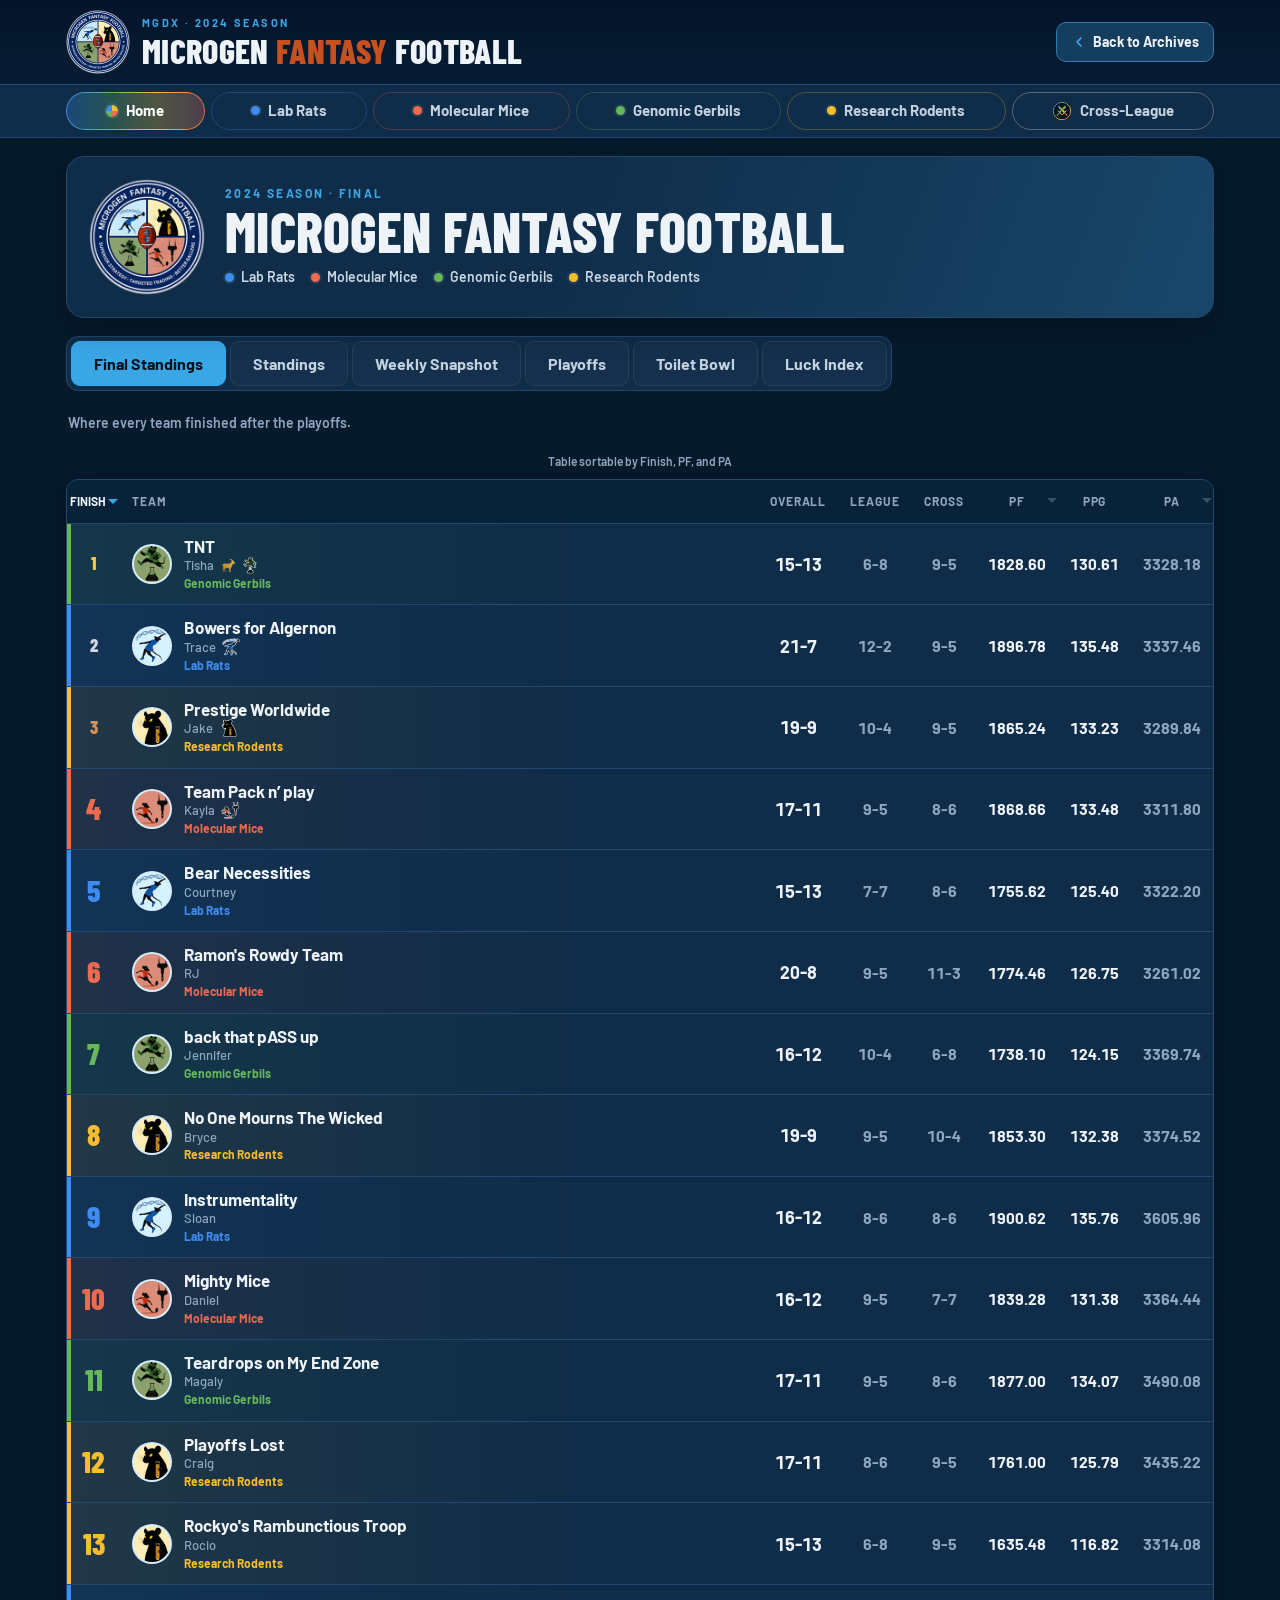
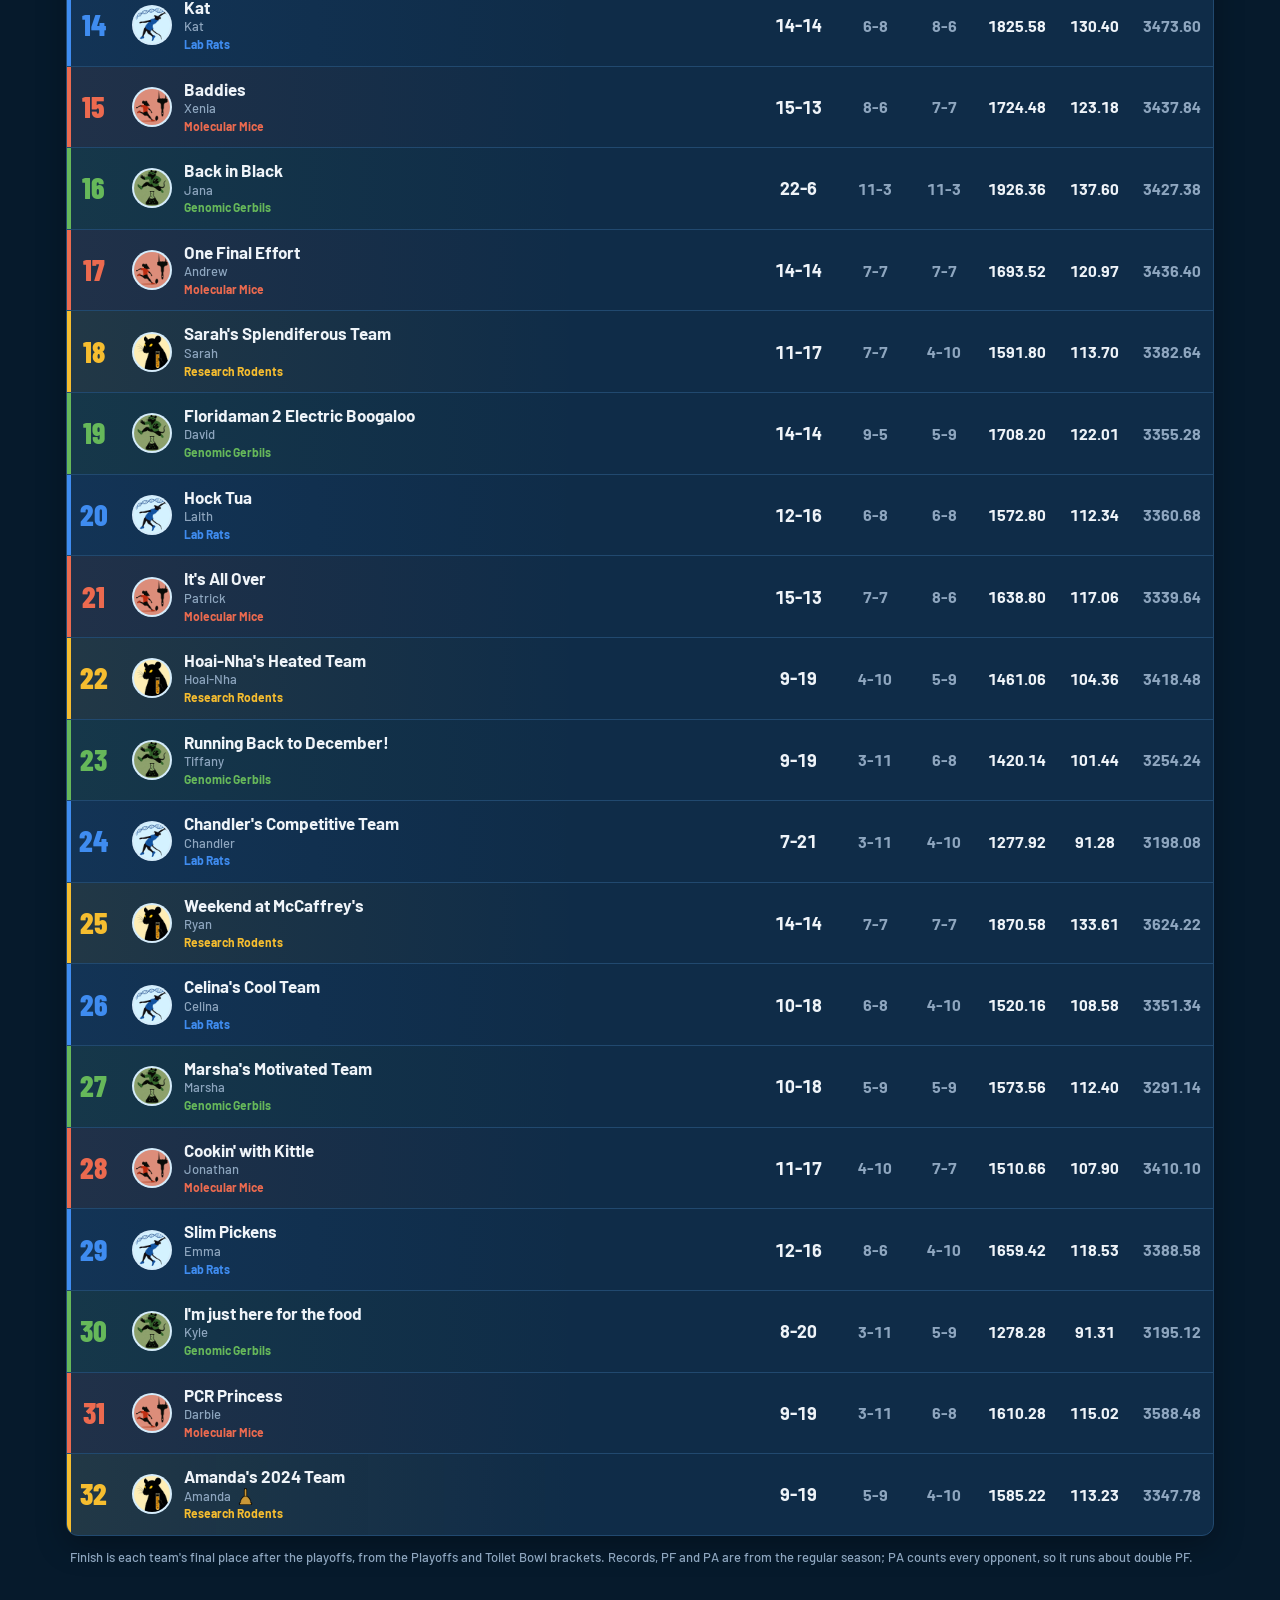
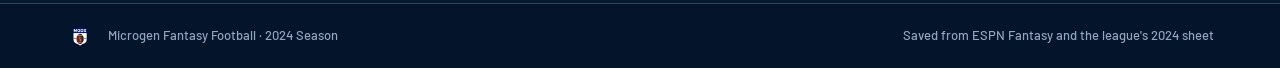
<file: 2024.html>
<!doctype html>
<html lang="en">
<head>
  <meta charset="utf-8">
  <meta name="viewport" content="width=device-width, initial-scale=1, viewport-fit=cover">
  <title>2024 Season · Microgen Fantasy Football</title>
  <meta name="description" content="The 2024 Microgen Fantasy Football season: final standings, rosters, matchups, cross-league games and playoffs for Lab Rats, Molecular Mice, Genomic Gerbils and Research Rodents.">
  <meta name="theme-color" content="#061a2c">
  <link rel="icon" type="image/png" href="assets/img/mgdx-shield.png?v=3">
  <link rel="apple-touch-icon" href="assets/img/app/apple-touch-icon.png">
  <link rel="manifest" href="manifest.webmanifest">
  <meta name="apple-mobile-web-app-title" content="MGDX">
  <link rel="preconnect" href="https://fonts.googleapis.com">
  <link rel="preconnect" href="https://fonts.gstatic.com" crossorigin>
  <link href="https://fonts.googleapis.com/css2?family=Barlow:wght@400;500;600;700&family=Barlow+Condensed:wght@600;700;800&display=swap" rel="stylesheet">
  <link rel="stylesheet" href="css/styles.css?v=202">
</head>
<body class="past-season">
  <a class="skip-link" href="#main">Skip to content</a>

  <header class="site-header">
    <div class="wrap header-inner">
      <a class="brand" href="#/home" aria-label="Microgen Fantasy Football 2024 season home">
        <img class="brand-logo" src="assets/img/mgdx-seal.png?v=2" alt="" width="64" height="64">
        <span class="brand-text">
          <span class="brand-kicker">MGDX · 2024 Season</span>
          <span class="brand-name">Microgen <em>Fantasy</em> Football</span>
        </span>
      </a>
      <a class="back-archives" href="index.html#/archives/history?year=2024">
        <svg viewBox="0 0 24 24" width="16" height="16" aria-hidden="true"><path d="M15 6l-6 6 6 6" fill="none" stroke="currentColor" stroke-width="2.5" stroke-linecap="round" stroke-linejoin="round"/></svg>
        <span><span class="back-to">Back to </span>Archives</span>
      </a>
    </div>
    <nav class="main-nav" aria-label="Main">
      <div class="wrap">
        <ul class="nav-list" id="main-nav">
          <li><a href="#/home" data-route="home"><i class="dot dot-all"></i><span class="nav-label">Home</span></a></li>
          <li><a href="#/lab-rats" data-route="lab-rats"><i class="dot" style="--c:var(--lr)"></i><span class="nav-label">Lab Rats</span></a></li>
          <li><a href="#/molecular-mice" data-route="molecular-mice"><i class="dot" style="--c:var(--mm)"></i><span class="nav-label">Molecular Mice</span></a></li>
          <li><a href="#/genomic-gerbils" data-route="genomic-gerbils"><i class="dot" style="--c:var(--gg)"></i><span class="nav-label">Genomic Gerbils</span></a></li>
          <li><a href="#/research-rodents" data-route="research-rodents"><i class="dot" style="--c:var(--rr)"></i><span class="nav-label">Research Rodents</span></a></li>
          <li><a href="#/cross-league" data-route="cross-league"><i class="dot dot-swords"></i><span class="nav-label">Cross-League</span></a></li>
        </ul>
      </div>
    </nav>
  </header>

  <main id="main" class="wrap" tabindex="-1"></main>

  <footer class="site-footer">
    <div class="wrap footer-inner">
      <img src="assets/img/mgdx-shield.png?v=3" alt="" width="28" height="28">
      <span>Microgen Fantasy Football · 2024 Season</span>
      <span class="footer-note">Saved from ESPN Fantasy and the league's 2024 sheet</span>
    </div>
  </footer>

  <script src="js/seasons/2024.js?v=1"></script>
  <script src="js/espn.js?v=18"></script>
  <script src="js/sheet.js?v=3"></script>
  <script src="js/season.js?v=4"></script>
  <script src="js/this-week.js?v=4"></script>
  <script src="js/app.js?v=201"></script>
</body>
</html>
</file>
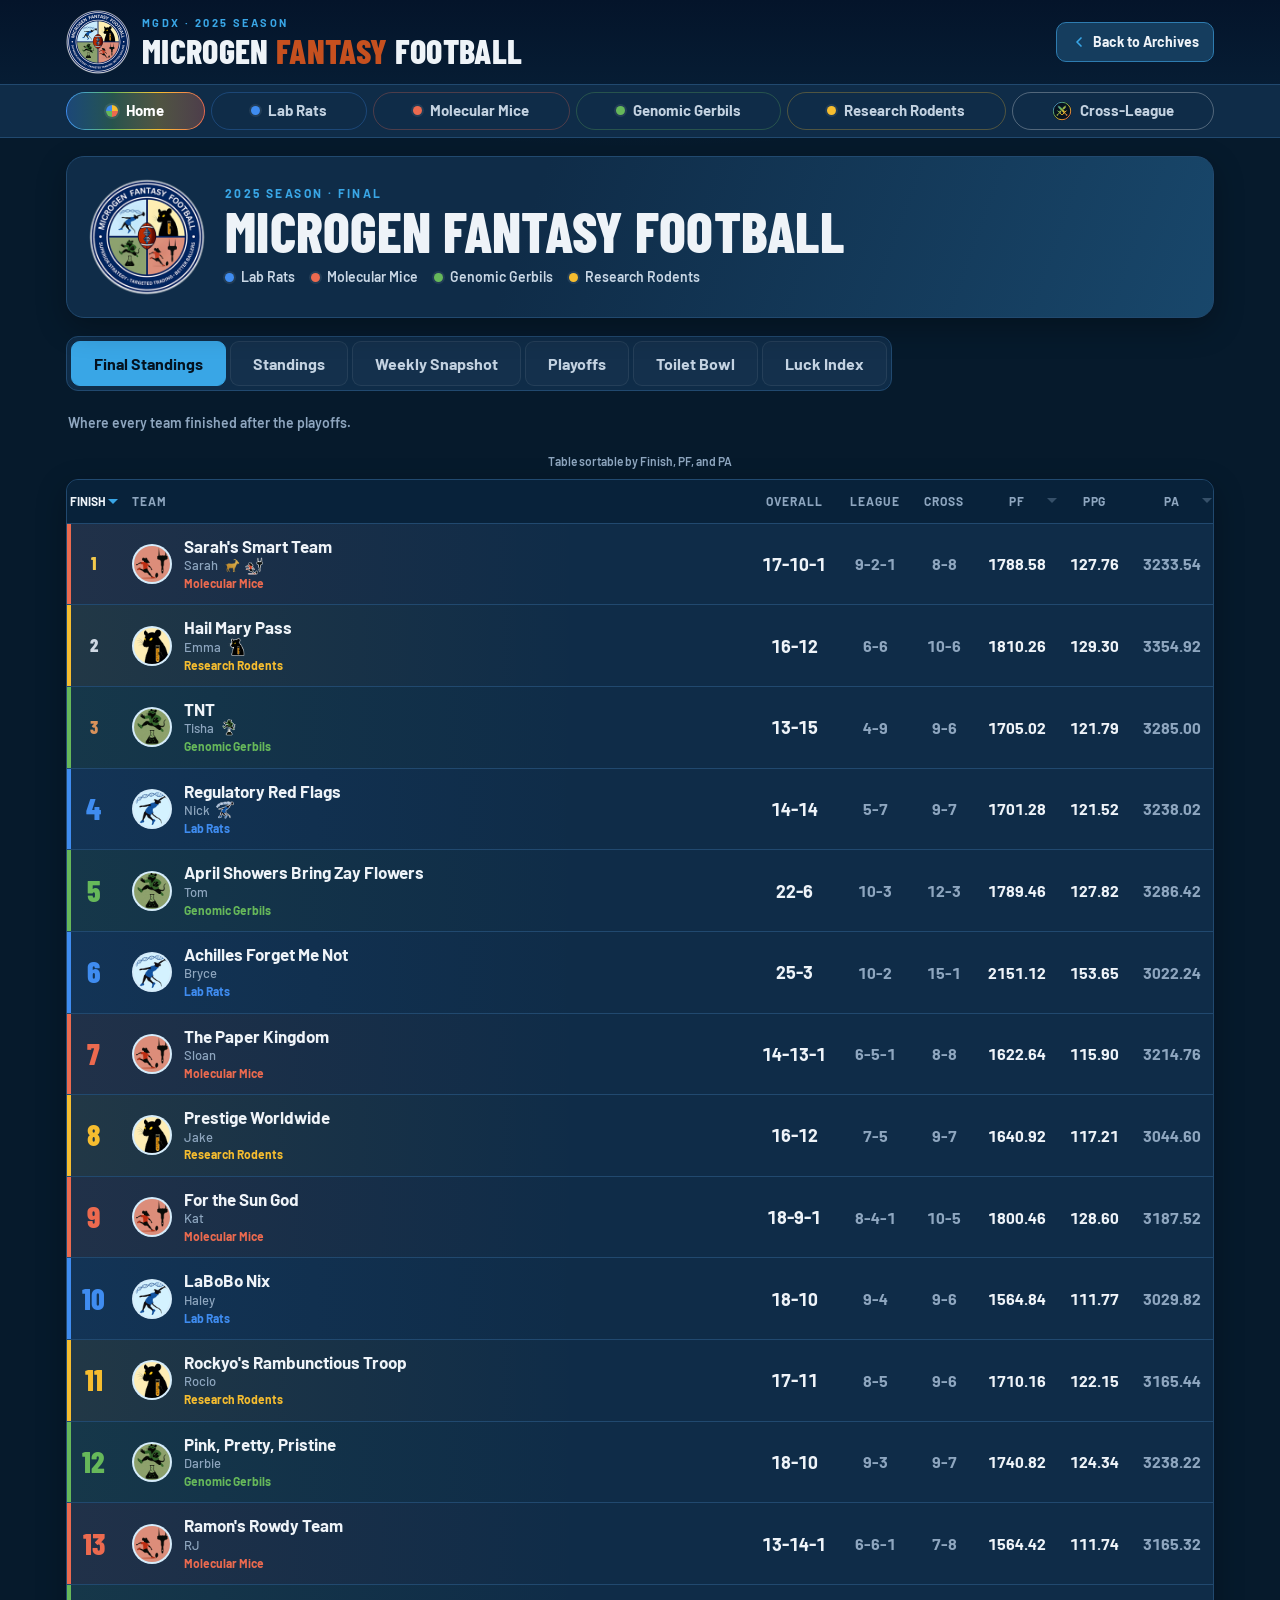
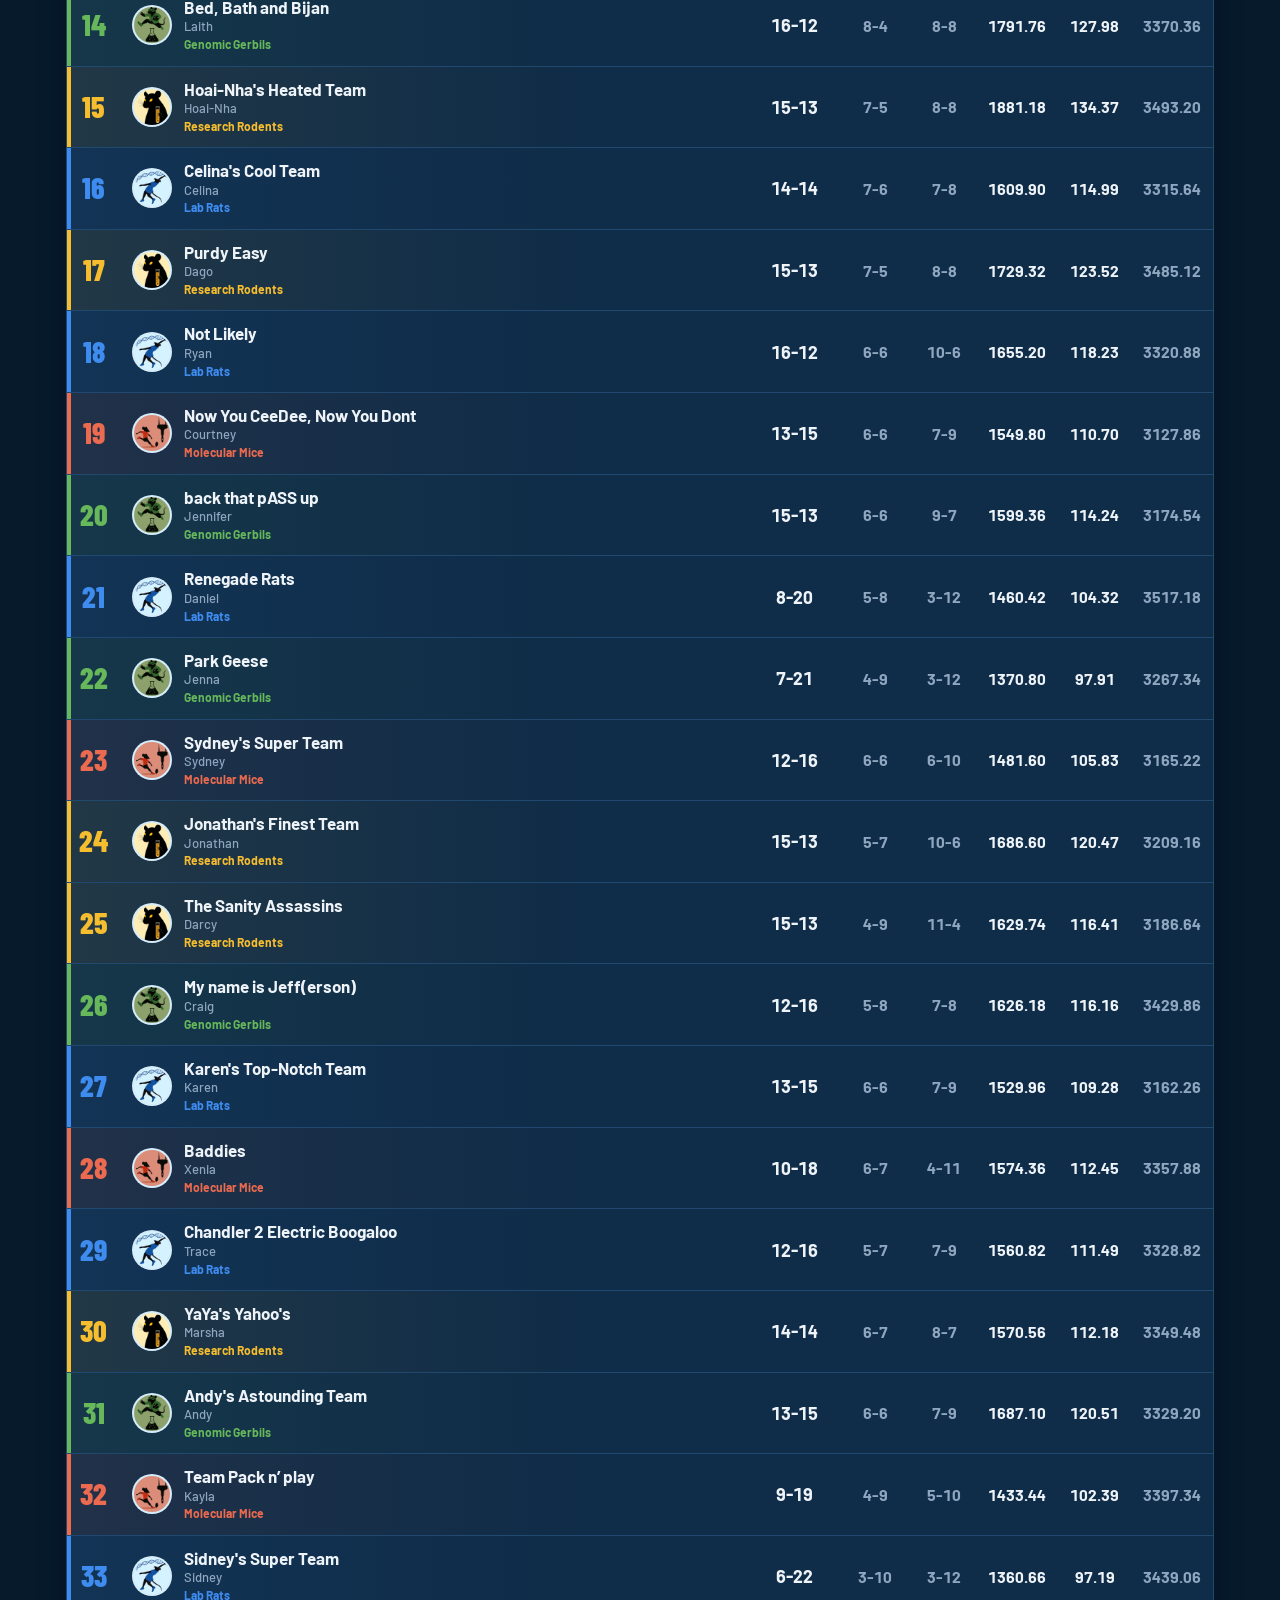
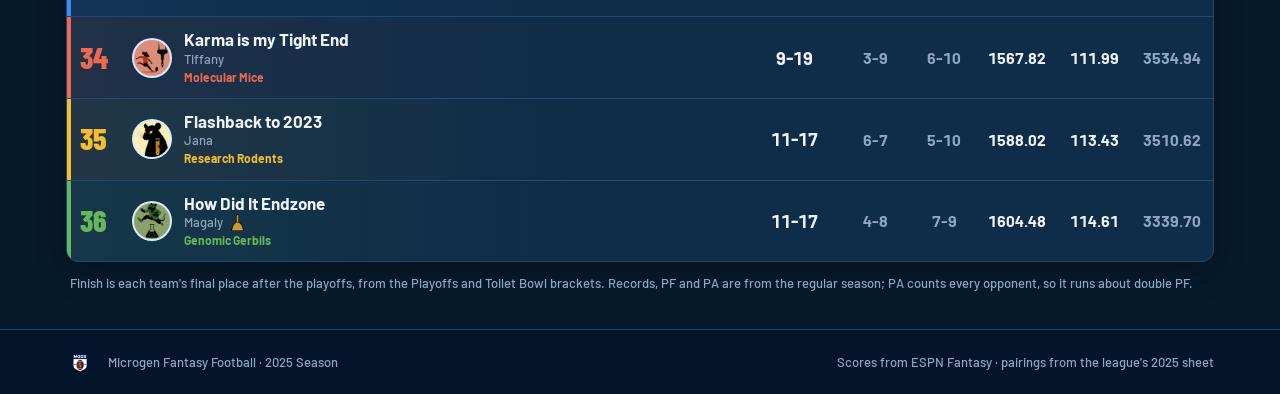
<file: 2025.html>
<!doctype html>
<html lang="en">
<head>
  <meta charset="utf-8">
  <meta name="viewport" content="width=device-width, initial-scale=1, viewport-fit=cover">
  <title>2025 Season · Microgen Fantasy Football</title>
  <meta name="description" content="The 2025 Microgen Fantasy Football season: final standings, rosters, matchups, cross-league games and playoffs for Lab Rats, Molecular Mice, Genomic Gerbils and Research Rodents.">
  <meta name="theme-color" content="#061a2c">
  <link rel="icon" type="image/png" href="assets/img/mgdx-shield.png?v=3">
  <link rel="apple-touch-icon" href="assets/img/app/apple-touch-icon.png">
  <link rel="manifest" href="manifest.webmanifest">
  <meta name="apple-mobile-web-app-title" content="MGDX">
  <link rel="preconnect" href="https://fonts.googleapis.com">
  <link rel="preconnect" href="https://fonts.gstatic.com" crossorigin>
  <link href="https://fonts.googleapis.com/css2?family=Barlow:wght@400;500;600;700&family=Barlow+Condensed:wght@600;700;800&display=swap" rel="stylesheet">
  <link rel="stylesheet" href="css/styles.css?v=202">
</head>
<body class="past-season">
  <a class="skip-link" href="#main">Skip to content</a>

  <header class="site-header">
    <div class="wrap header-inner">
      <a class="brand" href="#/home" aria-label="Microgen Fantasy Football 2025 season home">
        <img class="brand-logo" src="assets/img/mgdx-seal.png?v=2" alt="" width="64" height="64">
        <span class="brand-text">
          <span class="brand-kicker">MGDX · 2025 Season</span>
          <span class="brand-name">Microgen <em>Fantasy</em> Football</span>
        </span>
      </a>
      <a class="back-archives" href="index.html#/archives/history?year=2025">
        <svg viewBox="0 0 24 24" width="16" height="16" aria-hidden="true"><path d="M15 6l-6 6 6 6" fill="none" stroke="currentColor" stroke-width="2.5" stroke-linecap="round" stroke-linejoin="round"/></svg>
        <span><span class="back-to">Back to </span>Archives</span>
      </a>
    </div>
    <nav class="main-nav" aria-label="Main">
      <div class="wrap">
        <ul class="nav-list" id="main-nav">
          <li><a href="#/home" data-route="home"><i class="dot dot-all"></i><span class="nav-label">Home</span></a></li>
          <li><a href="#/lab-rats" data-route="lab-rats"><i class="dot" style="--c:var(--lr)"></i><span class="nav-label">Lab Rats</span></a></li>
          <li><a href="#/molecular-mice" data-route="molecular-mice"><i class="dot" style="--c:var(--mm)"></i><span class="nav-label">Molecular Mice</span></a></li>
          <li><a href="#/genomic-gerbils" data-route="genomic-gerbils"><i class="dot" style="--c:var(--gg)"></i><span class="nav-label">Genomic Gerbils</span></a></li>
          <li><a href="#/research-rodents" data-route="research-rodents"><i class="dot" style="--c:var(--rr)"></i><span class="nav-label">Research Rodents</span></a></li>
          <li><a href="#/cross-league" data-route="cross-league"><i class="dot dot-swords"></i><span class="nav-label">Cross-League</span></a></li>
        </ul>
      </div>
    </nav>
  </header>

  <main id="main" class="wrap" tabindex="-1"></main>

  <footer class="site-footer">
    <div class="wrap footer-inner">
      <img src="assets/img/mgdx-shield.png?v=3" alt="" width="28" height="28">
      <span>Microgen Fantasy Football · 2025 Season</span>
      <span class="footer-note">Scores from ESPN Fantasy · pairings from the league's 2025 sheet</span>
    </div>
  </footer>

  <script src="js/seasons/2025.js?v=1"></script>
  <script src="js/espn.js?v=18"></script>
  <script src="js/sheet.js?v=3"></script>
  <script src="js/season.js?v=4"></script>
  <script src="js/this-week.js?v=4"></script>
  <script src="js/app.js?v=201"></script>
</body>
</html>
</file>
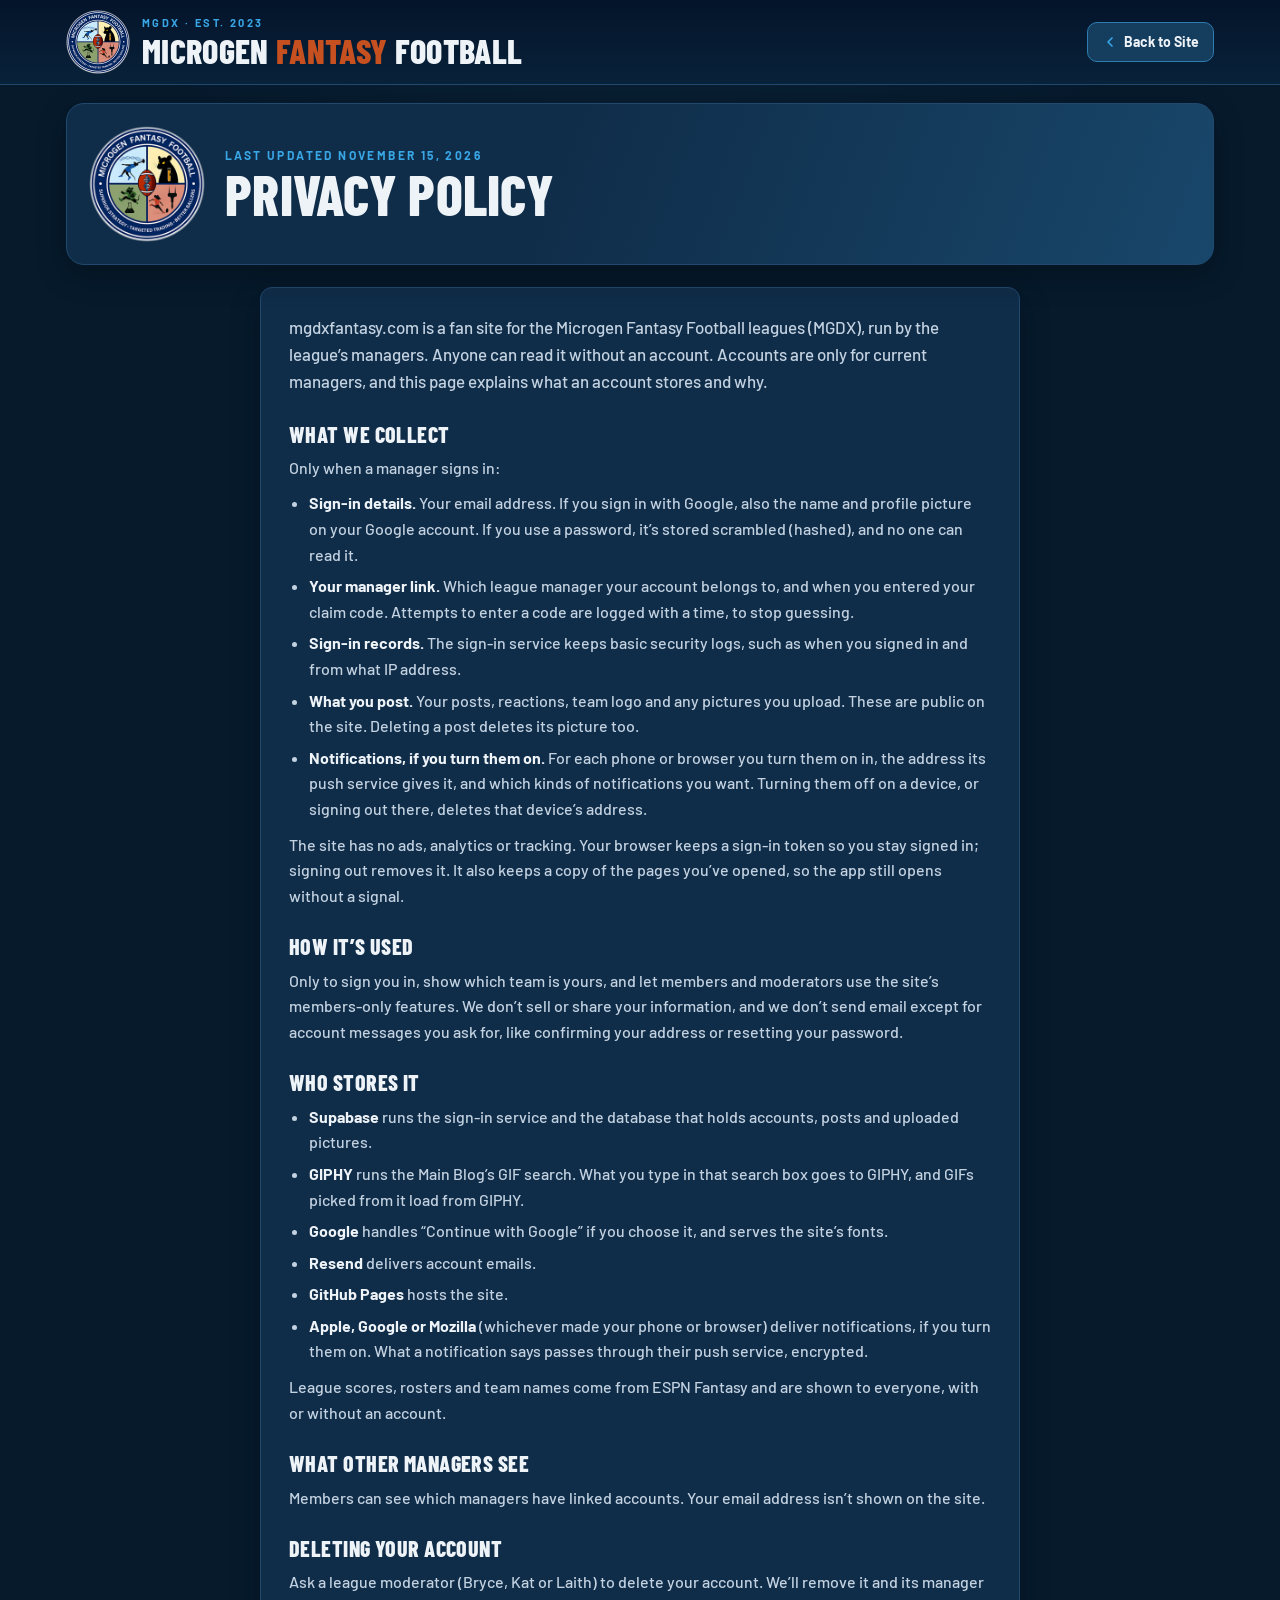
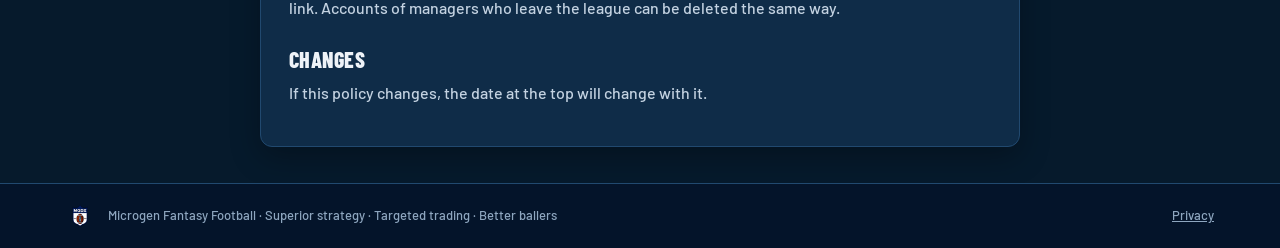
<file: privacy.html>
<!doctype html>
<html lang="en">
<head>
  <meta charset="utf-8">
  <meta name="viewport" content="width=device-width, initial-scale=1, viewport-fit=cover">
  <title>Privacy Policy · Microgen Fantasy Football</title>
  <meta name="description" content="What the Microgen Fantasy Football site collects when managers sign in, and how it's used.">
  <meta name="theme-color" content="#061a2c">
  <link rel="icon" type="image/png" href="assets/img/mgdx-shield.png?v=3">
  <link rel="apple-touch-icon" href="assets/img/app/apple-touch-icon.png">
  <link rel="manifest" href="manifest.webmanifest">
  <meta name="apple-mobile-web-app-title" content="MGDX">
  <link rel="preconnect" href="https://fonts.googleapis.com">
  <link rel="preconnect" href="https://fonts.gstatic.com" crossorigin>
  <link href="https://fonts.googleapis.com/css2?family=Barlow:wght@400;500;600;700&family=Barlow+Condensed:wght@600;700;800&display=swap" rel="stylesheet">
  <link rel="stylesheet" href="css/styles.css?v=185">
</head>
<body data-theme="home">
  <a class="skip-link" href="#main">Skip to content</a>

  <header class="site-header">
    <div class="wrap header-inner">
      <a class="brand" href="index.html#/home" aria-label="Microgen Fantasy Football home">
        <img class="brand-logo" src="assets/img/mgdx-seal.png" alt="" width="64" height="64">
        <span class="brand-text">
          <span class="brand-kicker">MGDX · Est. 2023</span>
          <span class="brand-name">Microgen <em>Fantasy</em> Football</span>
        </span>
      </a>
      <a class="back-archives" href="index.html#/home">
        <svg viewBox="0 0 24 24" width="16" height="16" aria-hidden="true"><path d="M15 6l-6 6 6 6" fill="none" stroke="currentColor" stroke-width="2.5" stroke-linecap="round" stroke-linejoin="round"/></svg>
        <span><span class="back-to">Back to </span>Site</span>
      </a>
    </div>
  </header>

  <main id="main" class="wrap" tabindex="-1">
    <section class="league-hero cross-hero">
      <img class="league-hero-logo seal" src="assets/img/mgdx-seal.png" alt="Microgen Fantasy Football logo" width="96" height="96">
      <div class="league-hero-text">
        <p class="eyebrow">Last updated November 15, 2026</p>
        <h1 class="page-title">Privacy Policy</h1>
      </div>
    </section>

    <article class="panel legal">
      <p class="legal-lede">mgdxfantasy.com is a fan site for the Microgen Fantasy Football leagues (MGDX), run by the league’s managers. Anyone can read it without an account. Accounts are only for current managers, and this page explains what an account stores and why.</p>

      <h2>What we collect</h2>
      <p>Only when a manager signs in:</p>
      <ul>
        <li><b>Sign-in details.</b> Your email address. If you sign in with Google, also the name and profile picture on your Google account. If you use a password, it’s stored scrambled (hashed), and no one can read it.</li>
        <li><b>Your manager link.</b> Which league manager your account belongs to, and when you entered your claim code. Attempts to enter a code are logged with a time, to stop guessing.</li>
        <li><b>Sign-in records.</b> The sign-in service keeps basic security logs, such as when you signed in and from what IP address.</li>
        <li><b>What you post.</b> Your posts, reactions, team logo and any pictures you upload. These are public on the site. Deleting a post deletes its picture too.</li>
        <li><b>Notifications, if you turn them on.</b> For each phone or browser you turn them on in, the address its push service gives it, and which kinds of notifications you want. Turning them off on a device, or signing out there, deletes that device’s address.</li>
      </ul>
      <p>The site has no ads, analytics or tracking. Your browser keeps a sign-in token so you stay signed in; signing out removes it. It also keeps a copy of the pages you’ve opened, so the app still opens without a signal.</p>

      <h2>How it’s used</h2>
      <p>Only to sign you in, show which team is yours, and let members and moderators use the site’s members-only features. We don’t sell or share your information, and we don’t send email except for account messages you ask for, like confirming your address or resetting your password.</p>

      <h2>Who stores it</h2>
      <ul>
        <li><b>Supabase</b> runs the sign-in service and the database that holds accounts, posts and uploaded pictures.</li>
        <li><b>GIPHY</b> runs the Main Blog’s GIF search. What you type in that search box goes to GIPHY, and GIFs picked from it load from GIPHY.</li>
        <li><b>Google</b> handles “Continue with Google” if you choose it, and serves the site’s fonts.</li>
        <li><b>Resend</b> delivers account emails.</li>
        <li><b>GitHub Pages</b> hosts the site.</li>
        <li><b>Apple, Google or Mozilla</b> (whichever made your phone or browser) deliver notifications, if you turn them on. What a notification says passes through their push service, encrypted.</li>
      </ul>
      <p>League scores, rosters and team names come from ESPN Fantasy and are shown to everyone, with or without an account.</p>

      <h2>What other managers see</h2>
      <p>Members can see which managers have linked accounts. Your email address isn’t shown on the site.</p>

      <h2>Deleting your account</h2>
      <p>Ask a league moderator (Bryce, Kat or Laith) to delete your account. We’ll remove it and its manager link. Accounts of managers who leave the league can be deleted the same way.</p>

      <h2>Changes</h2>
      <p>If this policy changes, the date at the top will change with it.</p>
    </article>
  </main>

  <footer class="site-footer">
    <div class="wrap footer-inner">
      <img src="assets/img/mgdx-shield.png?v=3" alt="" width="28" height="28">
      <span>Microgen Fantasy Football · Superior strategy · Targeted trading · Better ballers</span>
      <span class="footer-note"><a href="privacy.html">Privacy</a></span>
    </div>
  </footer>
</body>
</html>
</file>
<file: css/styles.css>
/* ===== Tokens ===== */
:root {
  --bg: #061a2c;
  --bg-2: #08223a;
  --surface: #0f2c48;
  --surface-2: #143757;
  --surface-3: #1a4268;
  --line: #21496f;
  --text: #eef3f8;
  --muted: #8ea6bf;
  --win: #4cc472;
  --loss: #ef5a6f;

  /* brand (from the MGDX logo) */
  --navy: #0b2563;
  --dna: #39a6e6;
  --leather: #c6501f;

  /* league palettes, tuned for contrast on navy */
  --lr: #3f8cf0;  --lr-soft: #d6f1fd;
  --mm: #ec6a4f;  --mm-soft: #e2968a;
  --gg: #66b85a;  --gg-soft: #8fa874;
  --rr: #f6bd2f;  --rr-soft: #fbeab8;
  --bubble: #8fd8ff; /* Bubble Spotlight */

  --accent: var(--dna);
  --accent-soft: #cfe9fa;
  --accent-ink: #04121f;

  /* lineup slot colors */
  --s-qb: #ff6b81; --s-rb: #2fa3e0; --s-wr: #4cbb6c; --s-te: #ec8a4b;
  --s-flex: #a78bfa; --s-sflx: #f0a6dc; --s-dst: #8aa0b8; --s-k: #e3c34b; --s-be: #2a5279;

  --radius: 12px;
  --radius-sm: 8px;
  --shadow: 0 10px 30px rgba(0, 0, 0, .28);
  --font: 'Barlow', system-ui, -apple-system, 'Segoe UI', sans-serif;
  --display: 'Barlow Condensed', 'Barlow', system-ui, sans-serif;
  color-scheme: dark;
}
body[data-theme="lr"] { --accent: var(--lr); --accent-soft: var(--lr-soft); }
body[data-theme="mm"] { --accent: var(--mm); --accent-soft: var(--mm-soft); }
body[data-theme="gg"] { --accent: var(--gg); --accent-soft: var(--gg-soft); }
body[data-theme="rr"] { --accent: var(--rr); --accent-soft: var(--rr-soft); }

/* ===== Base ===== */
*, *::before, *::after { box-sizing: border-box; }
html { -webkit-text-size-adjust: 100%; }
body {
  margin: 0;
  min-height: 100vh;
  display: flex;
  flex-direction: column;
  background:
    radial-gradient(1200px 500px at 50% -200px, color-mix(in srgb, var(--accent) 16%, transparent), transparent 70%),
    var(--bg);
  color: var(--text);
  font: 500 16px/1.45 var(--font);
  transition: background-color .3s;
}
/* Wide desktop only: faint ink art in the empty space either side of the page, over colored specks. Built by tools/build-side-art.py. */
@media (min-width: 1400px) {
  body { position: relative; }
  body::before {
    content: ""; position: absolute; inset: 0; z-index: -1; opacity: .2; pointer-events: none;
    background: url("../assets/img/side-art-left.webp?v=7") calc(50% - 910px) 210px / 640px 1500px repeat-y,
      url("../assets/img/side-art-right.webp?v=7") calc(50% + 910px) 210px / 640px 1500px repeat-y;
  }
  body::after {
    content: ""; position: absolute; inset: 0; z-index: -1; opacity: .4; pointer-events: none;
    background: url("../assets/img/side-speckle.webp?v=1") 0 0 / 900px 900px;
  }
}
img { max-width: 100%; }
a { color: inherit; }
button, select { font: inherit; color: inherit; }
.wrap { width: 100%; max-width: 1180px; margin: 0 auto; padding: 0 16px; }
.muted { color: var(--muted); }
.sr-only { position: absolute; width: 1px; height: 1px; overflow: hidden; clip: rect(0 0 0 0); white-space: nowrap; }
.skip-link { position: absolute; left: -999px; top: 8px; background: var(--accent); color: var(--accent-ink); padding: 8px 12px; border-radius: 6px; z-index: 10; }
.skip-link:focus { left: 8px; }
:focus-visible { outline: 3px solid var(--accent); outline-offset: 2px; border-radius: 4px; }
main.wrap { flex: 1; padding-top: 18px; padding-bottom: 36px; outline: none; }

/* ===== Header ===== */
.site-header { background: linear-gradient(180deg, #04142a, var(--bg-2)); border-bottom: 1px solid var(--line); position: sticky; top: 0; z-index: 5; }
.header-inner { display: flex; align-items: center; padding-top: 10px; padding-bottom: 10px; }
.brand { display: flex; align-items: center; gap: 12px; text-decoration: none; }
.brand-logo { width: 64px; height: 64px; object-fit: contain; }
.brand-text { display: flex; flex-direction: column; line-height: 1; }
.brand-kicker { font: 700 11px/1 var(--font); letter-spacing: .22em; text-transform: uppercase; color: var(--dna); margin-bottom: 6px; }
.brand-name { font: 800 clamp(22px, 4.2vw, 34px)/1 var(--display); text-transform: uppercase; letter-spacing: .01em; }
.brand-name em { font-style: normal; color: var(--leather); }

.main-nav { background: var(--surface); border-top: 1px solid var(--line); }
.nav-list {
  list-style: none; margin: 0; padding: 0; display: flex; gap: 2px;
  overflow-x: auto; scrollbar-width: none; scroll-snap-type: x proximity;
}
.nav-list::-webkit-scrollbar { display: none; }
.nav-list li { flex: 1 0 auto; scroll-snap-align: start; }
.nav-list a {
  display: flex; align-items: center; justify-content: center; gap: 8px;
  padding: 13px 16px; text-decoration: none; white-space: nowrap;
  font-weight: 700; font-size: 15px; color: #c3d2e1;
  border-bottom: 3px solid transparent; transition: color .15s, background .15s;
}
.nav-list a:hover { color: #fff; background: var(--surface-2); }
.nav-list a.active { color: #fff; background: var(--surface-2); border-bottom-color: var(--accent); }
.dot { width: 9px; height: 9px; border-radius: 50%; background: var(--c); flex: none; box-shadow: 0 0 0 2px rgba(255,255,255,.08); }
.nav-list a[data-route="lab-rats"] { --nav-c: var(--lr); }
.nav-list a[data-route="molecular-mice"] { --nav-c: var(--mm); }
.nav-list a[data-route="genomic-gerbils"] { --nav-c: var(--gg); }
.nav-list a[data-route="research-rodents"] { --nav-c: var(--rr); }
/* Wider screens: pill outlines, tinted with each league's color. Phones get the same theme on their icons below. */
@media (min-width: 681px) {
  .nav-list { gap: 6px; padding: 7px 0; }
  .nav-list a {
    padding: 7px 14px; border: 1px solid color-mix(in srgb, var(--nav-c, #fff) 28%, transparent); border-radius: 999px;
  }
  .nav-list a:hover { background: color-mix(in srgb, var(--nav-c, #fff) 12%, transparent); border-color: color-mix(in srgb, var(--nav-c, #fff) 55%, transparent); }
  .nav-list a.active { background: color-mix(in srgb, var(--nav-c, var(--accent)) 20%, transparent); border-color: var(--nav-c, var(--accent)); }
}
.dot-swords { width: 20px; height: 20px; background: url("../assets/img/nav/cross-swords.svg?v=2") center / contain no-repeat; box-shadow: none; }
@media (min-width: 681px) and (max-width: 1120px) {
  .nav-list { gap: 4px; }
  .nav-list a { gap: 6px; padding: 7px 10px; font-size: 14px; }
}
/* Home: all four leagues, in the same positions as on the seal */
.dot-all { width: 12px; height: 12px; background: conic-gradient(var(--rr) 0 25%, var(--mm) 0 50%, var(--gg) 0 75%, var(--lr) 0); }

/* ===== Footer ===== */
.site-footer { border-top: 1px solid var(--line); background: #04142a; color: var(--muted); font-size: 13px; }
.footer-inner { display: flex; flex-wrap: wrap; align-items: center; gap: 10px 14px; padding-top: 18px; padding-bottom: calc(18px + env(safe-area-inset-bottom)); }
.footer-note { margin-left: auto; }

/* ===== Common ===== */
.eyebrow { margin: 0 0 4px; font: 700 12px/1.2 var(--font); letter-spacing: .2em; text-transform: uppercase; color: var(--accent); }
.page-title { margin: 0; font: 800 clamp(34px, 7vw, 56px)/.95 var(--display); text-transform: uppercase; letter-spacing: .005em; }
.panel { background: var(--surface); border: 1px solid var(--line); border-radius: var(--radius); box-shadow: var(--shadow); overflow: hidden; }
.pill { display: inline-flex; align-items: center; padding: 3px 9px; border-radius: 6px; background: var(--surface-3); font: 700 13px/1.2 var(--font); }
.btn { display: inline-block; padding: 8px 14px; border-radius: 8px; background: var(--accent); color: var(--accent-ink); font-weight: 700; text-decoration: none; }
.fineprint { color: var(--muted); font-size: 13px; margin: 12px 4px 0; }
.state { display: flex; flex-direction: column; align-items: center; gap: 10px; padding: 48px 16px; color: var(--muted); text-align: center; }
.state-error strong { color: var(--text); font-size: 18px; }
.spinner { width: 28px; height: 28px; border-radius: 50%; border: 3px solid var(--surface-3); border-top-color: var(--accent); animation: spin .8s linear infinite; }
@keyframes spin { to { transform: rotate(360deg); } }
.avatar { width: 40px; height: 40px; border-radius: 50%; object-fit: cover; background: var(--accent-soft); flex: none; border: 2px solid rgba(255,255,255,.12); }
.avatar.xs { width: 24px; height: 24px; border-width: 1px; }
.avatar.lg { width: 64px; height: 64px; }
.avatar.xl { width: 84px; height: 84px; border-width: 3px; border-color: var(--accent); }
/* Former-champion league logos beside an owner's name */
.champs { display: inline-flex; gap: 4px; margin-left: 6px; vertical-align: -4px; font-style: normal; }
/* Transparent artwork is mostly black, so the images have a thin white outline to stay visible on navy.
   It's part of the image because phones can skip a filter this fine. */
.champ { width: 18px; height: 18px; object-fit: contain; }
.champ.goat { width: 17px; height: 17px; } /* gold already stands out on navy */
.team-cell small:has(.champs) { white-space: normal; overflow: visible; } /* logos drop to a new line rather than get cut off */
.nfl { width: 18px; height: 18px; object-fit: contain; vertical-align: -4px; margin: 0 3px 0 4px; }

/* ===== Placeholder pages ===== */
.placeholder {
  display: flex; flex-direction: column; align-items: center; text-align: center;
  padding: 48px 16px 64px;
  background: linear-gradient(180deg, var(--surface), var(--bg-2));
  border: 1px solid var(--line); border-radius: 20px; box-shadow: var(--shadow);
}
.placeholder-art { width: min(220px, 55vw); height: auto; margin-bottom: 20px; filter: drop-shadow(0 12px 24px rgba(0,0,0,.45)); }
.placeholder-art.seal { border-radius: 50%; clip-path: circle(48.5%); }
.placeholder-badge {
  margin: 22px 0 0; padding: 10px 20px; border-radius: 999px;
  border: 1px dashed color-mix(in srgb, var(--dna) 60%, transparent);
  color: var(--dna); font: 700 15px/1 var(--font); letter-spacing: .2em; text-transform: uppercase;
}

/* ===== Blog: weekly recaps ===== */
.recap { display: flex; flex-direction: column; gap: 18px; }
.recap .matchups-bar { margin-bottom: 0; align-items: flex-end; }
.rc-title .eyebrow { margin: 0 0 4px; }
.rc-title h2 { margin: 0; font: 800 clamp(30px, 5vw, 42px)/1 var(--display); text-transform: uppercase; letter-spacing: .01em; }
.recap p { margin: 0 0 12px; line-height: 1.6; }
.recap p:last-child { margin-bottom: 0; }
.recap ul { margin: 0 0 12px; padding-left: 20px; line-height: 1.55; }
.recap ul:last-child { margin-bottom: 0; }
.recap li + li { margin-top: 6px; }
.recap s { opacity: .65; }

/* Opening: the week's story, with a big leather first letter */
.rc-lede {
  padding: 22px 24px; border-radius: 16px; font-size: 17px; color: #dfe8f1;
  background: linear-gradient(135deg, color-mix(in srgb, var(--leather) 14%, var(--surface)), var(--surface) 55%);
  border: 1px solid var(--line); border-left: 4px solid var(--leather);
}
.rc-lede p:first-of-type::first-letter {
  font: 800 1.75em/1 var(--display); color: var(--leather); margin-right: 1px;
}

/* Shared card shell; each kind sets --k and its own touches */
.rc-card {
  --k: var(--dna);
  position: relative; padding: 18px 20px 20px; border-radius: 16px; overflow: hidden;
  background: linear-gradient(160deg, color-mix(in srgb, var(--k) 12%, var(--surface)), var(--surface) 60%);
  border: 1px solid color-mix(in srgb, var(--k) 40%, var(--line)); box-shadow: var(--shadow);
}
.rc-head { display: flex; align-items: center; gap: 12px; margin-bottom: 14px; }
.rc-head h3 { margin: 0; font: 800 22px/1.1 var(--display); text-transform: uppercase; letter-spacing: .04em; color: var(--k); }
.rc-icon {
  flex: none; width: 40px; height: 40px; padding: 8px; border-radius: 12px;
  background: color-mix(in srgb, var(--k) 20%, transparent); border: 1px solid color-mix(in srgb, var(--k) 45%, transparent);
  fill: var(--k); stroke: none;
}
.rc-icon .ink { fill: none; stroke: var(--surface); stroke-width: 1.6; stroke-linecap: round; stroke-linejoin: round; }
.rc-icon .stem { stroke: var(--k); stroke-width: 2.2; }
.rc-icon .line { stroke: var(--k); }
.rc-body { color: #dbe5ef; }
.rc-hm { margin-top: 16px; padding-top: 14px; border-top: 1px dashed color-mix(in srgb, var(--k) 40%, var(--line)); color: #c9d6e3; }
.rc-hm-tag {
  display: inline-block; margin: 0 0 10px !important; padding: 3px 10px; border-radius: 999px;
  font: 700 12px/1.4 var(--font); letter-spacing: .12em; text-transform: uppercase;
  color: var(--k); background: color-mix(in srgb, var(--k) 14%, transparent);
}

/* Game of the Week: a scoreboard */
.rc-game { --k: var(--dna); }
.rc-score {
  display: grid; grid-template-columns: minmax(0, 1fr) minmax(0, 1fr); gap: 2px; margin-top: 14px; border-radius: 12px; overflow: hidden;
  border: 1px solid var(--line); background: var(--line);
}
.rc-side {
  --c: var(--line);
  display: flex; align-items: center; gap: 12px; padding: 12px 14px;
  background: linear-gradient(90deg, color-mix(in srgb, var(--c) 16%, var(--bg-2)), var(--bg-2) 65%);
  box-shadow: inset 3px 0 0 var(--c);
}
.rc-av { width: 46px; height: 46px; border-color: var(--c); }
.rc-who { flex: 1; min-width: 0; display: flex; flex-direction: column; gap: 3px; }
.rc-name { display: flex; align-items: center; gap: 7px; font-weight: 700; color: var(--muted); }
.rc-who small { overflow: hidden; text-overflow: ellipsis; white-space: nowrap; font-size: 13px; color: var(--muted); }
.rc-side b { font: 800 30px/1 var(--display); color: var(--muted); font-variant-numeric: tabular-nums; }
.rc-side.win .rc-name { color: var(--text); }
.rc-side.win b { color: var(--win); }
a.rc-score { text-decoration: none; color: inherit; transition: border-color .15s, transform .15s; }
a.rc-score:hover { border-color: var(--dna); transform: translateY(-1px); }
a.rc-score:hover .rc-margin { color: var(--text); }
.rc-view { margin-left: 10px; color: var(--dna); }
.rc-margin {
  grid-column: 1 / -1; margin: 0 !important; padding: 5px; text-align: center; background: var(--surface-2);
  font: 700 11px/1.4 var(--font) !important; letter-spacing: .18em; text-transform: uppercase; color: var(--muted);
}

/* A matchup card for a game that wasn't final yet: win chances, with projected points under them */
.rc-proj { display: flex; flex-direction: column; align-items: flex-end; gap: 4px; }
.rc-proj small { font: 700 11px/1 var(--font); letter-spacing: .1em; text-transform: uppercase; color: var(--muted); white-space: nowrap; }
.rc-side.fav .rc-name { color: var(--text); }
.rc-side.fav b { color: var(--accent); }

/* Bubble Spotlight: light blue, with bubbles rising in the corner */
.rc-bubble { --k: var(--bubble); }
.rc-bubble::after {
  content: ''; position: absolute; right: 14px; top: 10px; width: 120px; height: 70px; opacity: .2; pointer-events: none;
  background:
    radial-gradient(circle at 80% 30%, transparent 13px, var(--bubble) 14px 16px, transparent 17px),
    radial-gradient(circle at 45% 70%, transparent 8px, var(--bubble) 9px 11px, transparent 12px),
    radial-gradient(circle at 20% 25%, transparent 4px, var(--bubble) 5px 6.5px, transparent 7.5px);
}

/* Upset: hazard stripes along the top */
.rc-upset { --k: var(--rr); padding-top: 26px; }
.rc-upset::before {
  content: ''; position: absolute; inset: 0 0 auto; height: 8px;
  background: repeating-linear-gradient(-45deg, var(--rr) 0 10px, var(--bg) 10px 20px);
}

/* Bad beat: red, with a heartbeat line flatlining across the back */
.rc-badbeat { --k: var(--loss); }
.rc-badbeat::after {
  content: ''; position: absolute; right: -10px; top: 18px; width: 220px; height: 48px; opacity: .14; pointer-events: none;
  background: url("data:image/svg+xml,%3Csvg xmlns='http://www.w3.org/2000/svg' viewBox='0 0 220 48' fill='none' stroke='%23ef5a6f' stroke-width='3' stroke-linejoin='round'%3E%3Cpath d='M0 26h60l10-18 12 36 12-30 8 12h118'/%3E%3C/svg%3E") no-repeat;
}

/* Lucky team: green with a faint clover pattern */
.rc-lucky { --k: var(--win); }
.rc-lucky::after {
  content: ''; position: absolute; inset: 0; opacity: .05; pointer-events: none;
  background: radial-gradient(circle at 30% 30%, var(--win) 0 3px, transparent 3.5px) 0 0 / 22px 22px;
}

/* Dawg of the week: coral, with paw prints walking off the corner */
.rc-dawg { --k: var(--mm); }
.rc-dawg::after {
  content: ''; position: absolute; right: 14px; bottom: 10px; width: 90px; height: 70px; opacity: .1; pointer-events: none;
  background: url("data:image/svg+xml,%3Csvg xmlns='http://www.w3.org/2000/svg' viewBox='0 0 90 70' fill='%23ec6a4f'%3E%3Cg%3E%3Cellipse cx='16' cy='56' rx='7' ry='6'/%3E%3Ccircle cx='7' cy='47' r='3'/%3E%3Ccircle cx='13' cy='42' r='3'/%3E%3Ccircle cx='20' cy='42' r='3'/%3E%3Ccircle cx='26' cy='47' r='3'/%3E%3C/g%3E%3Cg transform='translate(46 -34)'%3E%3Cellipse cx='16' cy='56' rx='7' ry='6'/%3E%3Ccircle cx='7' cy='47' r='3'/%3E%3Ccircle cx='13' cy='42' r='3'/%3E%3Ccircle cx='20' cy='42' r='3'/%3E%3Ccircle cx='26' cy='47' r='3'/%3E%3C/g%3E%3C/svg%3E") no-repeat;
}

/* A new challenger: arcade marquee */
.rc-challenger { --k: var(--rr); background: linear-gradient(135deg, #1a0f3a, #0b1f3d 70%); border: 2px solid var(--rr); }
.rc-challenger .rc-head h3 { font-size: 26px; font-style: italic; text-shadow: 0 0 14px color-mix(in srgb, var(--rr) 70%, transparent), 3px 3px 0 var(--mm); }
.rc-challenger .rc-head h3::after { content: '!'; }

/* Fun facts: lab notebook on graph paper */
.rc-funfact { --k: var(--lr-soft); background-color: var(--surface); }
.rc-funfact {
  background:
    linear-gradient(color-mix(in srgb, var(--dna) 9%, transparent) 1px, transparent 1px) 0 0 / 22px 22px,
    linear-gradient(90deg, color-mix(in srgb, var(--dna) 9%, transparent) 1px, transparent 1px) 0 0 / 22px 22px,
    var(--surface);
  border-color: color-mix(in srgb, var(--dna) 45%, var(--line));
}
.rc-funfact .rc-icon { fill: var(--dna); background: color-mix(in srgb, var(--dna) 20%, transparent); border-color: color-mix(in srgb, var(--dna) 45%, transparent); }
.rc-funfact .rc-icon .line { stroke: var(--dna); }
.rc-funfact .rc-hm { border-top-style: solid; }
.rc-funfact .rc-hm-tag { color: var(--dna); background: color-mix(in srgb, var(--dna) 14%, transparent); }

@media (max-width: 600px) {
  .recap .matchups-bar, .matchups-bar.hist-bar { flex-direction: column; align-items: stretch; }
  .hist-actions { flex-direction: column-reverse; align-items: stretch; }
  .season-link { justify-content: center; }
  .back-archives { padding: 8px 10px; font-size: 13px; }
  .back-archives .back-to { display: none; }
  .rc-lede { padding: 18px 16px; font-size: 16px; }
  .rc-card { padding: 16px 14px 18px; }
  .rc-upset { padding-top: 24px; }
  .rc-head h3 { font-size: 20px; }
  .rc-challenger .rc-head h3 { font-size: 21px; }
  .rc-score { grid-template-columns: minmax(0, 1fr); }
  .rc-side b { font-size: 26px; }
}

/* ===== Archives: league history ===== */
.hist-bar { align-items: flex-end; }
.hist-actions { display: flex; flex-wrap: wrap; align-items: center; gap: 10px; }
.season-link, .back-archives {
  display: inline-flex; align-items: center; gap: 6px; padding: 9px 14px; border-radius: 10px; white-space: nowrap;
  border: 1px solid color-mix(in srgb, var(--accent) 55%, var(--line)); background: color-mix(in srgb, var(--accent) 14%, var(--surface));
  color: var(--text); font-weight: 700; font-size: 14px; text-decoration: none;
}
.season-link:hover, .back-archives:hover { border-color: var(--accent); background: color-mix(in srgb, var(--accent) 24%, var(--surface)); }
.season-link svg, .back-archives svg { flex: none; color: var(--accent); }
.back-archives { margin-left: auto; }
/* Winners on one row, losers on the next: one column per league plus the grand award */
.hist-awards { display: grid; grid-template-columns: repeat(var(--cols, 3), minmax(0, 1fr)); gap: 14px; margin-bottom: 26px; }
.hist-award {
  --k: var(--lc);
  position: relative; display: flex; flex-direction: column; gap: 12px; padding: 18px; border-radius: 16px; overflow: hidden;
  background: linear-gradient(160deg, color-mix(in srgb, var(--k) 16%, var(--surface)), var(--surface) 65%);
  border: 1px solid color-mix(in srgb, var(--k) 45%, var(--line)); box-shadow: var(--shadow);
}
.hist-award.grand { --k: #f2c94c; }
.hist-award.loser { --k: #b07a3c; }
.hist-award.league-loser { background: linear-gradient(160deg, color-mix(in srgb, var(--k) 8%, var(--surface)), var(--surface) 65%); }
.hist-award.league-loser .hist-badge { border-radius: 10px; filter: grayscale(.85) brightness(.85) drop-shadow(0 4px 8px rgba(0,0,0,.4)); }
.hist-badge { position: absolute; top: 14px; right: 14px; width: 44px; height: 44px; object-fit: contain; filter: drop-shadow(0 4px 8px rgba(0,0,0,.4)); }
.hist-award-title { margin: 0; padding-right: 50px; font: 800 20px/1.1 var(--display); text-transform: uppercase; letter-spacing: .04em; color: var(--k); }
.hist-award-team { display: flex; align-items: center; gap: 12px; min-width: 0; }
.hist-award-team .avatar { border-color: var(--lc); }
.hist-award-team div { display: flex; flex-direction: column; gap: 2px; min-width: 0; }
.hist-award-team strong { font-size: 19px; }
.hist-award-team small { color: var(--muted); font-size: 13px; overflow: hidden; text-overflow: ellipsis; white-space: nowrap; }
.hist-award-team small.lg-name { display: flex; align-items: center; gap: 6px; font-weight: 700; color: var(--lc); }
.hist-award-team .dot { --c: var(--lc); width: 8px; height: 8px; }
.hist-award-note { margin: 0; font-size: 13px; color: var(--muted); }
@media (max-width: 900px) { .hist-awards { grid-template-columns: repeat(auto-fill, minmax(260px, 1fr)); } }
.standings.hist-table tr.podium .rank { font-size: 1.15em; }
.standings.hist-table tr.p1 .rank { color: #f2c94c; }
.standings.hist-table tr.p2 .rank { color: #cfd8e3; }
.standings.hist-table tr.p3 .rank { color: #d9925b; }

/* ===== League hero + subtabs ===== */
.league-hero {
  position: relative; display: flex; align-items: center; gap: 20px;
  padding: 22px; border-radius: 18px; overflow: hidden;
  background: linear-gradient(110deg, var(--surface) 35%, color-mix(in srgb, var(--accent) 30%, var(--surface)));
  border: 1px solid color-mix(in srgb, var(--accent) 45%, var(--line));
  box-shadow: var(--shadow);
}
.league-hero + #league-body { margin-top: 18px; }
.league-hero-logo {
  width: 96px; height: 96px; flex: none; object-fit: cover; border-radius: 16px;
  background: var(--accent-soft); border: 3px solid var(--accent); position: relative; z-index: 1;
}
.league-hero-text { position: relative; z-index: 1; min-width: 0; }
.league-hero-art {
  position: absolute; right: -10px; top: 50%; transform: translateY(-50%);
  height: 150%; max-width: 46%; object-fit: contain; opacity: .9;
  /* the art is colored ink on white: invert so white becomes black, then screen it away */
  mix-blend-mode: screen; filter: invert(1) hue-rotate(180deg) saturate(1.3);
  pointer-events: none;
}
/* These three are cropped to their ground line (tools/build-banner-art.py), so it meets the banner's bottom edge */
body[data-theme="lr"] .league-hero-art,
body[data-theme="gg"] .league-hero-art,
body[data-theme="rr"] .league-hero-art { top: auto; bottom: 0; transform: none; height: 100%; right: 14px; }
/* Lab Rats art is stretched 30% wider than its natural 648x574 to fill more of the banner */
body[data-theme="lr"] .league-hero-art { aspect-ratio: 842 / 574; object-fit: fill; }
.subtabs {
  display: flex; margin: 18px 0 22px; padding: 4px; gap: 4px;
  background: var(--surface); border: 1px solid var(--line); border-radius: 12px; width: fit-content; max-width: 100%;
}
.subtabs a {
  flex: 1; padding: 10px 22px; border-radius: 9px; text-align: center; text-decoration: none;
  font-weight: 700; color: #c3d2e1; white-space: nowrap;
  background: rgba(255, 255, 255, .025); border: 1px solid rgba(255, 255, 255, .07);
}
.subtabs a:hover { background: var(--surface-2); color: #fff; }
.subtabs a.active { background: var(--accent); border-color: var(--accent); color: var(--accent-ink); }

/* ===== Tables ===== */
.table-wrap { overflow-x: auto; }
table { width: 100%; border-collapse: collapse; }
th { font: 700 12px/1.2 var(--font); text-transform: uppercase; letter-spacing: .08em; color: var(--muted); text-align: left; padding: 14px 12px; background: var(--bg-2); white-space: nowrap; }
td { padding: 12px; border-top: 1px solid var(--line); vertical-align: middle; }
.c-num { text-align: right; font-variant-numeric: tabular-nums; font-weight: 700; white-space: nowrap; }
th.c-num { text-align: right; }

/* Standings */
.standings .c-rank { width: 56px; text-align: center; }
.rank { font: 800 30px/1 var(--display); }
.standings tr.in .rank { color: var(--accent); }
.standings tbody tr:not(.playoff-line):hover { background: var(--surface-2); }
.standings td.c-team { width: 100%; max-width: 0; }
.team-cell { display: flex; align-items: center; gap: 12px; text-decoration: none; min-width: 0; }
.team-cell span { display: flex; flex-direction: column; min-width: 0; }
.team-cell strong { font-size: 17px; overflow: hidden; text-overflow: ellipsis; white-space: nowrap; }
.team-cell small { color: var(--muted); font-size: 13px; white-space: nowrap; overflow: hidden; text-overflow: ellipsis; }
.team-cell:hover strong { color: var(--accent); }
.c-rec { font-size: 18px; }
.c-last { white-space: nowrap; }
.dots { display: inline-flex; gap: 5px; vertical-align: middle; }
.dot-r { width: 11px; height: 11px; border-radius: 50%; background: var(--muted); }
.dot-r.W { background: var(--win); } .dot-r.L { background: var(--loss); }
.streak { display: inline-block; min-width: 2.2em; margin-left: 8px; text-align: left; font-weight: 800; font-size: 14px; }
.streak.W { color: var(--win); } .streak.L { color: var(--loss); }
.playoff-line td { padding: 8px 12px; border-top: 0; }
.pl {
  display: flex; justify-content: space-between; align-items: center;
  background: linear-gradient(var(--accent), var(--accent)) center / 100% 2px no-repeat;
}
.pl span { font: 700 11px/1 var(--font); letter-spacing: .2em; text-transform: uppercase; color: var(--accent); background: var(--surface); padding: 0 10px; }
.pl span:last-child { color: var(--muted); }
.standings tr.out td { opacity: .92; }
/* All-league table: a thin league-color stripe, rank and league name in the league color */
.standings tr.lg-row td:first-child { box-shadow: inset 4px 0 0 var(--lc); }
.standings tr.lg-row .rank { color: var(--lc); }
.standings tr.lg-row { background: linear-gradient(90deg, color-mix(in srgb, var(--lc) 8%, transparent), transparent 45%); }
/* League tabs: the same wash in the page's league color */
.standings tr.in, .standings tr.out { background: linear-gradient(90deg, color-mix(in srgb, var(--accent) 8%, transparent), transparent 45%); }
.team-cell small.lg-name { font-weight: 700; color: var(--lc); font-size: 12px; }
.standings tr.lg-row .team-cell strong { white-space: normal; line-height: 1.2; }
@media (max-width: 1000px) { .hide-md { display: none; } }
/* Sortable headers (Home standings) */
th.sortable { padding: 0; }
th.sortable button {
  display: inline-flex; align-items: center; justify-content: flex-end; gap: 6px; width: 100%;
  padding: 14px 12px; background: none; border: 0; cursor: pointer;
  font: inherit; letter-spacing: inherit; text-transform: inherit; color: inherit;
}
th.sortable button:hover, th.sorted button { color: var(--text); }
/* Headings and values share a center line; the arrow sits beside the heading without pushing it off center */
.standings th.c-num, .standings td.c-num, .standings th.c-last, .standings td.c-last { text-align: center; }
.standings th.c-num.sortable button { position: relative; justify-content: center; text-align: center; }
.standings th.c-num.sortable .arrow { position: absolute; right: 1px; top: 50%; margin-top: -3px; }
.standings th.c-num.sorted .arrow.asc { margin-top: -8px; }
th.c-rank.sortable button { justify-content: center; gap: 2px; padding-left: 0; padding-right: 0; letter-spacing: 0; }
th.sortable .arrow { width: 0; height: 0; border: 5px solid transparent; border-top-color: currentColor; opacity: .35; margin-top: 5px; }
th.sorted .arrow { opacity: 1; color: var(--accent); }
th.sorted .arrow.asc { border-top-color: transparent; border-bottom-color: currentColor; margin-top: -5px; }

/* Transactions */
.tx-list { list-style: none; margin: 0; padding: 0; }
.tx { display: grid; grid-template-columns: 130px minmax(0, 1fr) minmax(0, 1.1fr); gap: 8px 16px; align-items: center; padding: 12px 16px; }
.tx + .tx { border-top: 1px solid var(--line); }
.tx-meta { display: flex; flex-direction: column; align-items: flex-start; gap: 5px; color: var(--muted); font-size: 12px; font-weight: 600; }
.tx-type { padding: 3px 8px; border-radius: 4px; font: 800 11px/1.2 var(--font); letter-spacing: .06em; text-transform: uppercase; background: var(--surface-3); color: var(--text); }
.tx-add { background: color-mix(in srgb, var(--win) 25%, var(--surface-2)); }
.tx-drop { background: color-mix(in srgb, var(--loss) 25%, var(--surface-2)); }
.tx-waiver { background: color-mix(in srgb, var(--s-rb) 28%, var(--surface-2)); }
.tx-trade { background: color-mix(in srgb, var(--s-flex) 32%, var(--surface-2)); }
.tx-team { display: flex; align-items: center; gap: 10px; min-width: 0; text-decoration: none; }
.tx-team span { display: flex; flex-direction: column; min-width: 0; }
.tx-team strong { font-size: 15px; line-height: 1.2; }
.tx-team small { color: var(--muted); font-size: 13px; }
.tx-team:hover strong { color: var(--accent); }
.tx-moves { display: flex; flex-direction: column; gap: 6px; min-width: 0; }
.tx-player { display: flex; align-items: center; gap: 8px; min-width: 0; }
.tx-sign { flex: none; width: 18px; height: 18px; display: inline-flex; align-items: center; justify-content: center; border-radius: 50%; font-weight: 800; font-size: 14px; line-height: 1; color: #081a2b; }
.tx-sign.in { background: var(--win); }
.tx-sign.out { background: var(--loss); }
.tx-player img, .tx-noimg { flex: none; width: 40px; height: 30px; object-fit: cover; object-position: top; border-radius: 5px; background: var(--surface-3); }
.tx-player img.dst { object-fit: contain; padding: 2px; }
.tx-name { display: flex; flex-direction: column; min-width: 0; }
.tx-name b { font-size: 14px; line-height: 1.2; }
.tx-name small { color: var(--muted); font-size: 12px; }
.tx-is-trade { grid-template-columns: 130px minmax(0, 1fr); }
.tx-sides { display: grid; grid-template-columns: repeat(auto-fit, minmax(240px, 1fr)); gap: 12px 20px; min-width: 0; }
.tx-side { display: flex; flex-direction: column; gap: 8px; min-width: 0; }
.tx-none { grid-column: 2; margin: 0; font-size: 13px; }
.tx-foot { display: flex; flex-direction: column; align-items: center; gap: 10px; margin-top: 14px; }
.tx-foot p { margin: 0; font-size: 13px; }
.tx-more { border: 0; cursor: pointer; }
.tx-more[hidden] { display: none; }
@media (max-width: 680px) {
  .tx, .tx-is-trade { grid-template-columns: minmax(0, 1fr); }
  .tx-meta { flex-direction: row; align-items: center; gap: 8px; }
  .tx-none { grid-column: 1; }
  /* Six tabs: two rows of three */
  .subtabs { display: grid; grid-template-columns: repeat(3, minmax(0, 1fr)); width: 100%; }
  .subtabs.four { grid-template-columns: repeat(4, minmax(0, 1fr)); }
  .subtabs.two, .subtabs.four { grid-template-columns: repeat(2, minmax(0, 1fr)); }
  .subtabs a { display: flex; align-items: center; justify-content: center; padding: 8px 3px; font-size: 14px; line-height: 1.15; white-space: normal; }
}

/* Draft Board */
.draft { border-collapse: separate; border-spacing: 3px; padding: 3px; width: 100%; min-width: 820px; table-layout: fixed; }
.draft th { padding: 8px 2px; background: none; text-align: center; letter-spacing: 0; text-transform: none; }
.draft thead a { display: flex; flex-direction: column; align-items: center; gap: 5px; color: var(--text); font-size: 13px; font-weight: 700; text-decoration: none; }
.draft thead a:hover span { color: var(--accent); }
.draft thead .avatar { width: 34px; height: 34px; }
.draft .dr-rd { position: sticky; left: 0; z-index: 2; width: 30px; min-width: 30px; padding: 0 2px; background: var(--surface); color: var(--muted); font: 800 15px/1 var(--display); }
.draft td.dp {
  position: relative; height: 58px; padding: 6px 7px; border: 0; border-radius: 6px; overflow: hidden;
  color: #081a2b; vertical-align: top;
}
.dp b { display: block; position: relative; z-index: 1; font-size: 12.5px; font-weight: 700; line-height: 1.2; white-space: nowrap; overflow: hidden; text-overflow: ellipsis; }
.dp small { display: block; position: relative; z-index: 1; margin-top: 2px; font-size: 10.5px; font-weight: 600; opacity: .8; white-space: nowrap; }
.dp img { position: absolute; right: 0; bottom: 0; width: 40px; height: 30px; object-fit: cover; object-position: top; }
.dp img.dp-logo { right: 3px; bottom: 3px; width: 26px; height: 26px; object-fit: contain; }
.dp.s-BE { color: #cfe0f0; }
.dp-empty { background: var(--surface-2); }
.draft-note { margin: 0 0 12px; padding: 10px 14px; border: 1px solid var(--line, rgba(255,255,255,.12)); border-left: 3px solid var(--accent, #3b82f6); border-radius: 8px; color: var(--muted); font-size: 13px; line-height: 1.45; }
.draft-note b { color: var(--text, inherit); }
.draft-hint { display: none; }
@media (max-width: 860px) {
  .draft-hint { display: block; margin: 0; padding: 8px 12px 0; text-align: center; color: var(--muted); font-size: 12px; font-weight: 600; }
}
@media (max-width: 600px) {
  /* Phones: the round column stays fixed while teams swipe past at a readable width */
  .draft { min-width: 960px; }
}

/* Power Rankings */
.pw-status { margin: 0 2px 12px; color: var(--muted); font-size: 14px; font-weight: 600; }
.pw-status + .pw-status { margin-top: -8px; }
.power th.c-num { white-space: normal; vertical-align: bottom; line-height: 1.2; }
.power .pw-title { color: var(--accent); font-size: 18px; }
.power td.pw-letter { font: 800 22px/1 var(--display); }
.power td.grade-a { color: var(--win); }
.power td.grade-d { color: var(--loss); }
.power td.luck-up { color: var(--win); }
.power td.luck-down { color: var(--loss); }
.pw-hint { display: none; }
.pw-sort { margin: 0; padding: 8px 12px; text-align: center; color: var(--muted); font-size: 12px; font-weight: 600; }
@media (max-width: 520px) {
  /* Four tabs have to fit a phone: labels wrap */
  .subtabs { gap: 2px; }
  .subtabs a { display: flex; align-items: center; justify-content: center; min-width: 0; padding: 8px 3px; font-size: 14px; line-height: 1.15; white-space: normal; }
}
@media (max-width: 600px) {
  /* Phones: the table swipes sideways with rank and team fixed in view */
  .pw-hint { display: block; margin: 0; padding: 8px 12px; text-align: center; color: var(--muted); font-size: 12px; font-weight: 600; }
  .pw-sort + .pw-hint, .st-expanded .pw-sort + .st-hint { padding-top: 0; }
  .power { width: max-content; min-width: 100%; }
  .power th.c-num { white-space: nowrap; }
  .power .c-rank, .power tr > :nth-child(2) { position: sticky; z-index: 1; background: var(--surface); }
  .power th.c-rank, .power th:nth-child(2) { background: var(--bg-2); }
  .power tr.lg-row .c-rank, .power tr.lg-row td.c-team { background: color-mix(in srgb, var(--lc) 8%, var(--surface)); }
  .power tr.in .c-rank, .power tr.in td.c-team { background: color-mix(in srgb, var(--accent) 8%, var(--surface)); }
  .power .c-rank { left: 0; width: 50px; min-width: 50px; max-width: 50px; padding-left: 4px; padding-right: 4px; }
  .power tr > :nth-child(2) { left: 50px; box-shadow: 6px 0 6px -4px rgba(0, 0, 0, .45); }
  .standings.power td.c-team { width: 150px; min-width: 150px; max-width: 150px; }
  .power .team-cell strong { white-space: normal; line-height: 1.2; max-width: none; }
  .power .team-cell small { white-space: normal; overflow: visible; }
}

/* Standings "Show all columns" (phones only) */
.st-hint { display: none; }
.st-panel .st-expand { display: none; border-top: 0; border-radius: 0; }
@media (max-width: 760px) {
  .st-panel .st-expand { display: flex; }
  .st-expanded .st-hint { display: block; margin: 0; padding: 8px 12px; text-align: center; color: var(--muted); font-size: 12px; font-weight: 600; }
  .st-expanded .standings { width: max-content; min-width: 100%; }
  .st-expanded .standings .hide-sm, .st-expanded .standings .hide-xs, .st-expanded .standings .hide-md { display: table-cell; }
  /* Rank and team stay in view while the other columns swipe past them */
  .st-expanded .standings .c-rank, .st-expanded .standings tr > :nth-child(2):not([colspan]) { position: sticky; z-index: 1; background: var(--surface); }
  .st-expanded .standings th.c-rank, .st-expanded .standings th:nth-child(2) { background: var(--bg-2); }
  .st-expanded .standings .c-rank { left: 0; width: 50px; min-width: 50px; max-width: 50px; padding-left: 4px; padding-right: 4px; }
  .st-expanded .standings tr > :nth-child(2):not([colspan]) { left: 50px; box-shadow: 6px 0 6px -4px rgba(0, 0, 0, .45); }
  .st-expanded .standings tr.out td { opacity: 1; } /* fixed cells must be solid or scrolled numbers show through */
  .st-expanded .pl span:first-child { position: sticky; left: 8px; }
  .st-expanded .standings td.c-team { width: 150px; min-width: 150px; max-width: 150px; }
  .st-expanded .standings tr.lg-row .c-rank, .st-expanded .standings tr.lg-row td.c-team { background: color-mix(in srgb, var(--lc) 8%, var(--surface)); }
  .st-expanded .standings tr.in .c-rank, .st-expanded .standings tr.in td.c-team, .st-expanded .standings tr.out .c-rank, .st-expanded .standings tr.out td.c-team { background: color-mix(in srgb, var(--accent) 8%, var(--surface)); }
  .st-expanded .playoff-line td { padding-left: 0; padding-right: 0; }
}

/* Rank-by-week chart (league Standings) */
.rank-chart { margin-top: 18px; }
.rc-sub { font-size: 13px; font-weight: 500; }
.rc-plot { position: relative; padding: 16px 12px 4px; }
.rc-svg svg { display: block; touch-action: pan-y; }
.rc-grid { stroke: var(--surface-3); stroke-width: 1; }
.rc-cross { stroke: var(--muted); stroke-width: 1; }
.rc-axis { fill: var(--muted); font: 600 12px var(--font); font-variant-numeric: tabular-nums; }
.rc-end { fill: #c9d7e5; font: 600 12px var(--font); }
.rc-line { fill: none; stroke-width: 2; stroke-linecap: round; }
.rank-chart circle { stroke: var(--surface); stroke-width: 2; }
.rc-hit { fill: none; stroke: transparent; stroke-width: 18; }
[data-line] { transition: opacity .12s; }
[data-line].dim { opacity: .15; }
[data-line].on .rc-line { stroke-width: 3; }
[data-line].on .rc-end { fill: var(--text); }
.rc-tip {
  position: absolute; top: 12px; z-index: 2; min-width: 120px; padding: 8px 10px; pointer-events: none;
  background: var(--bg-2); border: 1px solid var(--line); border-radius: 8px; box-shadow: var(--shadow); font-size: 12px; font-weight: 600;
}
.rc-tip b { display: block; margin-bottom: 4px; font-size: 13px; }
.rc-tip div { display: flex; align-items: center; gap: 6px; line-height: 1.5; white-space: nowrap; }
.rc-tip em { width: 12px; font-style: normal; color: var(--muted); text-align: right; font-variant-numeric: tabular-nums; }
.rc-tip i { width: 12px; height: 3px; border-radius: 2px; flex: none; }
/* Fixed rank numbers and names, scrollable lines: 6 weeks at a time on desktop, 3 on phones */
.rc-chart { display: flex; }
.rc-chart svg { flex: none; }
.rc-scroll {
  flex: 1; min-width: 0; overflow-x: auto; scroll-snap-type: x mandatory; overscroll-behavior-x: contain;
  scrollbar-width: none; -webkit-overflow-scrolling: touch;
}
.rc-scroll::-webkit-scrollbar { display: none; }
/* Mouse users need a scrollbar to drag; it only appears when weeks are off screen */
.rc-mouse .rc-scroll { scrollbar-width: thin; scrollbar-color: var(--surface-3) transparent; }
.rc-mouse .rc-scroll::-webkit-scrollbar { display: block; height: 8px; }
.rc-mouse .rc-scroll::-webkit-scrollbar-thumb { background: var(--surface-3); border-radius: 4px; }
.rc-mouse .rc-scroll::-webkit-scrollbar-thumb:hover { background: var(--muted); }
.rc-scroll svg { touch-action: pan-x pan-y; }
.rc-inner { position: relative; }
.rc-snap { position: absolute; top: 0; height: 1px; scroll-snap-align: end; }
.rc-names .rc-label { transition: transform .25s ease; }
.rc-note { margin: 0; padding: 0 16px 10px; text-align: center; color: var(--muted); font-size: 12px; font-weight: 600; }
.rc-note[hidden] { display: none; }
.rc-label { cursor: pointer; outline: none; }
.rc-label:focus-visible .rc-end { fill: var(--text); text-decoration: underline; }
.rc-table { margin-top: 8px; border-top: 1px solid var(--line); }
.rc-table summary { padding: 11px 16px; cursor: pointer; font-size: 13px; font-weight: 700; color: #c9d7e5; }
.rc-table td, .rc-table th { padding: 8px 10px; font-size: 13px; }
.rc-table td:first-child { white-space: nowrap; font-weight: 600; }

/* ===== Rosters ===== */
.picker {
  display: flex; gap: 6px; overflow-x: auto; padding: 8px; margin-bottom: 18px;
  background: var(--surface); border: 1px solid var(--line); border-radius: var(--radius);
  scrollbar-width: thin;
}
/* Desktop: every team shares the row evenly, no scrolling. Phones scroll (see media query). */
.pick {
  flex: 1 1 0; min-width: 0; display: flex; flex-direction: column; align-items: center; gap: 6px;
  padding: 10px 4px; border-radius: 10px; text-decoration: none; font-size: 13px; font-weight: 700; color: var(--muted);
}
.pick span { max-width: 100%; overflow: hidden; text-overflow: ellipsis; white-space: nowrap; }.pick .avatar { width: 46px; height: 46px; filter: grayscale(.6); opacity: .75; transition: .15s; }
.pick:hover .avatar, .pick.active .avatar { filter: none; opacity: 1; }
.pick.active { background: var(--surface-2); color: var(--accent); box-shadow: inset 0 -3px 0 var(--accent); }
.team-head { display: flex; align-items: center; gap: 18px; margin: 4px 4px 18px; }
.team-head h2 { margin: 0; font: 800 clamp(28px, 6vw, 46px)/1 var(--display); text-transform: uppercase; }
.team-head > div { flex: 1; min-width: 0; }
.team-week { flex: none; align-self: center; }
.week-note { margin: -8px 4px 14px; }
.schedule a.wk { text-decoration: none; }
.schedule a.wk:hover { color: var(--accent); text-decoration: underline; }
.team-stats { margin: 8px 0 0; display: flex; flex-wrap: wrap; gap: 4px 16px; color: var(--muted); font-weight: 600; }
.team-stats b { color: var(--text); }
.team-stats span + span { position: relative; }
.panel-head { padding: 14px 16px; background: var(--bg-2); display: flex; flex-wrap: wrap; gap: 12px; align-items: center; justify-content: space-between; }
.panel-head h3 { margin: 0; font: 800 22px/1 var(--display); text-transform: uppercase; }
.week-score {
  display: flex; align-items: center; gap: 14px; padding: 10px 16px; border-radius: 10px;
  background: var(--surface-2); border: 1px solid var(--line); box-shadow: inset 4px 0 0 var(--muted);
}
.week-score.W { background: color-mix(in srgb, var(--win) 22%, var(--surface-2)); box-shadow: inset 4px 0 0 var(--win); border-color: color-mix(in srgb, var(--win) 40%, var(--line)); }
.week-score.L { background: color-mix(in srgb, var(--loss) 20%, var(--surface-2)); box-shadow: inset 4px 0 0 var(--loss); border-color: color-mix(in srgb, var(--loss) 40%, var(--line)); }
.week-score.now { box-shadow: inset 4px 0 0 var(--win); }
.week-score.proj, .week-score.bye { box-shadow: inset 4px 0 0 var(--accent); }
.week-score .wl { width: 34px; height: 34px; font-size: 18px; flex: none; }
.ws-main { display: flex; flex-direction: column; }
.ws-label { font: 700 11px/1.2 var(--font); letter-spacing: .14em; text-transform: uppercase; color: #c9d7e5; }
.ws-pts { font: 800 28px/1 var(--display); font-variant-numeric: tabular-nums; white-space: nowrap; }
.ws-pts small { font: 700 18px/1 var(--display); color: var(--muted); margin-left: 6px; }
.ws-opp { display: flex; align-items: center; gap: 6px; margin-top: 6px; text-decoration: none; color: var(--muted); font-weight: 600; font-size: 14px; min-width: 0; }
.ws-opp span { color: var(--text); max-width: 220px; overflow: hidden; text-overflow: ellipsis; white-space: nowrap; }
.ws-opp:hover span { color: var(--accent); }
.week-panel, .team-score { margin-bottom: 18px; }
.team-score { display: flex; justify-content: center; gap: 48px; padding: 14px 16px; text-align: center; }
.ts-stat { display: flex; flex-direction: column; gap: 6px; }
.ts-val { font: 800 36px/1 var(--display); font-variant-numeric: tabular-nums; white-space: nowrap; }
.ts-val.ts-live { color: var(--win); }
.week-panel .toggle { border-top: 0; border-radius: 0; }
.week-scores { display: grid; gap: 8px; padding: 14px 16px; background: var(--bg-2); }
.week-scores[hidden] { display: none; }
.week-score { position: relative; }
.week-score:has(.ws-go):hover { border-color: var(--accent); }
.week-scores .ws-main { flex: 1; min-width: 0; }
a.ws-opp { position: relative; z-index: 1; }
.ws-go { display: flex; align-items: center; gap: 3px; flex: none; color: var(--accent); font-size: 12px; font-weight: 700; text-decoration: none; white-space: nowrap; }
.ws-go::after { content: ""; position: absolute; inset: 0; border-radius: inherit; }
.ws-go:focus-visible { outline: none; }
.ws-go:focus-visible::after { outline: 2px solid var(--accent); outline-offset: 2px; }
.roster thead th { background: var(--surface-2); }
.bench-head th { background: var(--bg-2); font: 800 18px/1 var(--display); color: var(--text); letter-spacing: .02em; padding: 12px 16px; }
.roster { table-layout: auto; }
.roster td.c-player { width: 100%; max-width: 0; }
.c-slot { width: 64px; min-width: 64px; padding: 0 !important; }
td.c-slot { height: 1px; }
.slot {
  display: flex; align-items: center; justify-content: center; height: 100%; min-height: 64px;
  font: 800 15px/1 var(--display); letter-spacing: .02em; color: #081a2b; background: var(--s-be);
}
.s-QB { background: var(--s-qb); } .s-RB { background: var(--s-rb); } .s-WR { background: var(--s-wr); }
.s-TE { background: var(--s-te); } .s-FLEX { background: var(--s-flex); } .s-SFLX { background: var(--s-sflx); }
.s-DST { background: var(--s-dst); } .s-K { background: var(--s-k); }
.s-BE, .s-IR { background: var(--s-be); color: #cfe0f0; }
.pcell { display: flex; align-items: center; gap: 10px; min-width: 0; }
.headshot { width: 52px; height: 38px; object-fit: cover; object-position: top; border-radius: 6px; background: var(--surface-3); flex: none; }
.headshot.dst { object-fit: contain; padding: 3px; }
.pinfo { display: flex; flex-direction: column; min-width: 0; }
.pname { font-weight: 700; font-size: 16px; white-space: nowrap; overflow: hidden; text-overflow: ellipsis; }
.pmeta { color: var(--muted); font-size: 13px; white-space: nowrap; overflow: hidden; text-overflow: ellipsis; }
.pline { color: #b7c7d7; font-size: 12px; white-space: nowrap; overflow: hidden; text-overflow: ellipsis; }
.inj { font-style: normal; color: var(--loss); font-weight: 800; font-size: 12px; margin-left: 6px; vertical-align: 1px; }
.final { color: var(--text); letter-spacing: .06em; text-transform: uppercase; font-size: 11px; }
.live { color: var(--win); letter-spacing: .06em; text-transform: uppercase; font-size: 11px; }
.bye { color: var(--muted); font-weight: 700; }
.c-score { text-align: center; width: 92px; white-space: nowrap; }
td.c-score { background: rgba(0,0,0,.12); }
td.c-score b { display: block; font-size: 20px; font-variant-numeric: tabular-nums; }
td.c-score small, .lpts small { display: block; font-size: 10px; letter-spacing: .14em; text-transform: uppercase; color: var(--muted); font-weight: 700; }
td.c-score.final { box-shadow: inset 3px 0 0 var(--accent); }
td.c-score.live { box-shadow: inset 3px 0 0 var(--win); }
td.c-score.over { background: color-mix(in srgb, var(--win) 26%, var(--surface-2)); box-shadow: inset 4px 0 0 var(--win); }
td.c-score.under { background: color-mix(in srgb, var(--loss) 24%, var(--surface-2)); box-shadow: inset 4px 0 0 var(--loss); }
td.c-score.over small, td.c-score.under small { color: #d5e0ea; }
.schedule { margin-top: 18px; }
.schedule .toggle { border-top: 0; border-radius: 0; }
.sched-grid { columns: 2; column-gap: 0; column-rule: 1px solid var(--line); }
.sched-grid[hidden] { display: none; }
.sched-wk { break-inside: avoid; }
.schedule .xl-tag { font-size: 10px; letter-spacing: .04em; }
.schedule li .dot { margin-left: 2px; }
.schedule ul { list-style: none; margin: 0; padding: 0; }
.schedule li { display: grid; grid-template-columns: 44px 26px 92px 1fr; align-items: center; gap: 8px; padding: 10px 14px; border-top: 1px solid var(--line); font-size: 14px; }
.schedule li.current { background: var(--surface-2); box-shadow: inset 3px 0 0 var(--accent); }
.schedule .wk { color: var(--muted); font-weight: 700; font-size: 12px; text-transform: uppercase; }
/* The whole row links to its matchup; the Wk label still goes to that week's roster. */
.schedule li { position: relative; }
.schedule li:hover { background: var(--surface-3); }
.schedule a.wk { position: relative; z-index: 1; }
.schedule .vs::after { content: ""; position: absolute; inset: 0; }
.schedule .vs:focus-visible { outline: none; }
.schedule .vs:focus-visible::after { outline: 2px solid var(--accent); outline-offset: -2px; }
.schedule b { font-variant-numeric: tabular-nums; white-space: nowrap; }
.wl { display: inline-flex; align-items: center; justify-content: center; width: 24px; height: 24px; border-radius: 5px; font-weight: 800; font-size: 13px; border: 2px solid var(--muted); color: var(--muted); }
.wl.W { border-color: var(--win); color: var(--win); } .wl.L { border-color: var(--loss); color: var(--loss); }
.wl.pending { border-style: dashed; }
.vs { display: flex; align-items: center; gap: 6px; min-width: 0; text-decoration: none; }
.vs-name { overflow: hidden; text-overflow: ellipsis; white-space: nowrap; font-weight: 600; }
.vs:hover .vs-name { color: var(--accent); }

/* ===== Matchups ===== */
.matchups-bar { display: flex; flex-wrap: wrap; align-items: center; justify-content: space-between; gap: 12px; margin-bottom: 18px; }
.matchups-bar p { margin: 0; }
.select { position: relative; }
.select::after { content: ''; position: absolute; right: 14px; top: 50%; width: 8px; height: 8px; border: solid var(--text); border-width: 0 2px 2px 0; transform: translateY(-70%) rotate(45deg); pointer-events: none; }
.select select {
  appearance: none; -webkit-appearance: none; background: var(--surface); border: 1px solid var(--line);
  border-radius: 10px; padding: 11px 42px 11px 16px; font-weight: 700; font-size: 16px; cursor: pointer; min-width: 190px;
}
.select select:hover { border-color: var(--accent); }
.matchup-list { display: flex; flex-direction: column; gap: 18px; }
.section-label { margin: 18px 0 -6px; font: 700 13px/1 var(--font); letter-spacing: .2em; text-transform: uppercase; color: #c3d2e1; }
/* Cross-League Finals: the two halves of the bracket */
.section-label.xl-finals-head { margin: 30px 0 4px; padding-bottom: 10px; border-bottom: 1px solid rgba(255,255,255,.14); font: 800 20px/1 var(--display); letter-spacing: .08em; color: #fff; }
.section-label.xl-finals-head:first-child { margin-top: 6px; }
.matchup { position: relative; background: var(--surface); border: 1px solid var(--line); border-radius: var(--radius); box-shadow: var(--shadow); }
.matchup.featured { border-color: color-mix(in srgb, var(--accent) 70%, var(--line)); margin-top: 18px; }
.flag {
  position: absolute; top: -18px; left: 18px; z-index: 1; padding: 9px 18px;
  background: #f6efe1; color: #0a1a2a; font: 800 13px/1 var(--font); letter-spacing: .2em; text-transform: uppercase;
  transform: skewX(-6deg); box-shadow: 4px 4px 0 var(--accent);
}
/* Tags hang from the card's top edge, opposite the Matchup of the Week flag */
.card-tags { position: absolute; top: -1px; right: 18px; z-index: 1; display: flex; gap: 6px; }
.top-ten, .bubble-tag {
  padding: 6px 12px 5px;
  background: #0a1a2a; color: #f6d365; border: 1px solid #f6d365; border-top: 0; border-radius: 0 0 8px 8px;
  font: 800 11px/1 var(--font); letter-spacing: .16em; text-transform: uppercase;
}
.top-ten::before { content: "\2605"; margin-right: 5px; }
/* Bubble Spotlight: both teams near their league's playoff line */
.bubble-tag { background: #0a1a2a; color: #8fd8ff; border: 1px solid #8fd8ff; border-top: 0; border-radius: 0 0 8px 8px;
  font: 800 11px/1 var(--font); letter-spacing: .16em; text-transform: uppercase; white-space: nowrap; }
.bubble-tag::before { content: ""; display: inline-block; width: 7px; height: 7px; margin-right: 6px; border: 1.5px solid currentColor; border-radius: 50%; vertical-align: 0; }
.top-ten { white-space: nowrap; }
@media (min-width: 761px) { .top-ten, .bubble-tag { padding: 8px 15px 7px; font-size: 13px; } }
/* Phones: next to the Matchup of the Week flag and the Top-10 tag, the bubble tag is just its circle */
@media (max-width: 600px) {
  .matchup.featured .card-tags:has(.top-ten) { gap: 4px; }
  .matchup.featured .card-tags:has(.top-ten) .bubble-tag { font-size: 0; letter-spacing: 0; padding-inline: 8px; }
  .matchup.featured .card-tags:has(.bubble-tag) .top-ten { padding-inline: 8px; letter-spacing: .06em; }
  .matchup.featured .card-tags:has(.top-ten) .bubble-tag::before { margin-right: 0; width: 9px; height: 9px; }
}
.matchup-head { display: grid; grid-template-columns: 1fr auto 1fr; align-items: center; gap: 12px; padding: 30px 22px 10px; }
.side { display: grid; align-items: center; gap: 14px; min-width: 0; }
.side.left { grid-template-columns: minmax(0, 1fr) auto auto; text-align: right; }
.side.right { grid-template-columns: auto auto minmax(0, 1fr); }
.side.right .side-score { order: 1; } .side.right .avatar { order: 2; } .side.right .side-id { order: 3; }
.side-id { display: flex; flex-direction: column; min-width: 0; }
.side.left .side-id { align-items: flex-end; }
.side.right .side-id { align-items: flex-start; }
.seed { font: 800 11px/1 var(--font); color: var(--muted); letter-spacing: .1em; padding: 4px 6px; border: 1px solid var(--line); border-radius: 4px; background: var(--bg-2); margin-bottom: 6px; }
.side-name { font-weight: 700; font-size: 18px; text-decoration: none; max-width: 100%; overflow: hidden; text-overflow: ellipsis; white-space: nowrap; }
.side-name:hover { text-decoration: underline; }
.side.leading .side-name { color: var(--accent); }
.side-owner { color: var(--muted); font-size: 14px; }
.side-rec { font: 800 20px/1.1 var(--display); margin-top: 2px; }
.side-score { display: flex; flex-direction: column; align-items: center; }
.score { font: 800 clamp(30px, 5vw, 46px)/1 var(--display); font-variant-numeric: tabular-nums; }
.side.leading .score { color: var(--accent); }
.proj { font-size: 12px; letter-spacing: .14em; text-transform: uppercase; color: var(--muted); font-weight: 700; margin-top: 4px; white-space: nowrap; }
.proj b { color: var(--text); font-size: 15px; letter-spacing: 0; }
.vs-mark { font: 800 18px/1 var(--display); color: var(--muted); text-transform: uppercase; }
.prob { display: grid; grid-template-columns: 48px 1fr 48px; align-items: center; gap: 14px; padding: 8px 22px 0; }
.pct { font-weight: 800; font-variant-numeric: tabular-nums; color: var(--muted); }
.pct:last-child { text-align: right; }
.pct.lead { color: var(--accent); }
.bar { height: 12px; border-radius: 999px; background: #3c5872; overflow: hidden; }
.bar i { display: block; height: 100%; background: var(--accent); border-right: 2px solid var(--surface); transition: width .6s ease; }
.prob-label { margin: 6px 0 14px; text-align: center; font: 700 11px/1 var(--font); letter-spacing: .2em; text-transform: uppercase; color: var(--muted); }
.banner { display: flex; justify-content: space-between; gap: 10px; padding: 12px 22px; background: var(--accent); color: var(--accent-ink); font: 800 13px/1.3 var(--font); letter-spacing: .14em; text-transform: uppercase; }
.toggle {
  width: 100%; display: flex; align-items: center; justify-content: center; gap: 8px;
  padding: 14px; background: var(--surface-2); border: 0; border-top: 1px solid var(--line);
  color: #c9d7e5; font-weight: 700; cursor: pointer; border-radius: 0 0 var(--radius) var(--radius);
}
.toggle:hover { color: #fff; background: var(--surface-3); }
.toggle svg { transition: transform .2s; }
.toggle[aria-expanded="true"] { border-radius: 0; }
.toggle[aria-expanded="true"] svg { transform: rotate(180deg); }
.lineups { display: grid; grid-template-columns: 1fr 1fr; gap: 18px; padding: 18px; border-top: 1px solid var(--line); }
.lineups[hidden] { display: none; }
.lineup-col h4 { display: flex; align-items: center; gap: 10px; margin: 0 0 10px; font-size: 17px; }
.lineup { list-style: none; margin: 0; padding: 0; border-radius: 10px; overflow: hidden; border: 1px solid var(--line); }
.lineup li { display: grid; grid-template-columns: 58px minmax(0, 1fr) 76px; align-items: stretch; background: var(--surface-2); }
.lineup li + li { border-top: 1px solid var(--line); }
.lineup .slot { min-height: 62px; }
.lineup .pcell { padding: 8px 10px; }
.lpts { display: flex; flex-direction: column; align-items: flex-end; justify-content: center; padding-right: 12px; text-align: right; }
.lpts b { font-size: 20px; font-variant-numeric: tabular-nums; }
.lpts.live b { color: var(--win); }
.lpts.over, .lpts.under { align-items: center; padding: 0 6px; }
.lpts.over { background: color-mix(in srgb, var(--win) 26%, var(--surface-2)); box-shadow: inset 4px 0 0 var(--win); }
.lpts.under { background: color-mix(in srgb, var(--loss) 24%, var(--surface-2)); box-shadow: inset 4px 0 0 var(--loss); }
.lpts.over small, .lpts.under small { color: #d5e0ea; }
.bench { margin-top: 12px; }
.bench summary {
  cursor: pointer; list-style: none; padding: 11px; text-align: center; border-radius: 10px;
  background: var(--bg-2); border: 1px solid var(--line); font-weight: 700; color: #c9d7e5;
}
.bench summary::-webkit-details-marker { display: none; }
.bench summary::after { content: ' ▾'; }
.bench[open] summary::after { content: ' ▴'; }
.bench[open] summary { margin-bottom: 10px; }
.bye-card .bye-row { display: flex; align-items: center; gap: 14px; padding: 18px 22px; }
.bye-id { display: flex; flex-direction: column; align-items: flex-start; gap: 2px; min-width: 0; flex: 1; }
.bye-id .pill { margin-top: 6px; font-size: 11px; letter-spacing: .14em; text-transform: uppercase; }
.bye-id .side-name { white-space: normal; line-height: 1.2; }
.bye-score { flex: none; }
.bye-card .toggle { border-radius: 0 0 var(--radius) var(--radius); }
.lineups.single { grid-template-columns: minmax(0, 560px); justify-content: center; }
.wl.bye { border-color: var(--accent); color: var(--accent); }
.pad { padding: 16px; }

/* Cross-league */
.league-hero-logo.seal { width: 116px; height: 116px; border-radius: 50%; border: 0; background: none; }
.cross-hero { background: linear-gradient(110deg, var(--surface) 40%, color-mix(in srgb, var(--dna) 22%, var(--surface))); border-color: var(--line); }
.hero-dots { display: flex; flex-wrap: wrap; gap: 6px 16px; margin: 10px 0 0; color: #c9d7e5; font-weight: 600; font-size: 14px; }
.hero-dots span { display: inline-flex; align-items: center; gap: 7px; }
.xl-head { margin: 0; font: 800 22px/1.1 var(--display); text-transform: uppercase; letter-spacing: .02em; }
.xl-head span { display: inline-flex; align-items: center; gap: 8px; }
.xl-head em { font-style: normal; color: var(--muted); font-size: 15px; }
.xl-toggle { display: flex; flex-wrap: wrap; align-items: center; justify-content: space-between; gap: 8px 16px; width: 100%; padding: 14px 16px; background: none; border: 0; color: inherit; font: inherit; letter-spacing: inherit; text-transform: inherit; text-align: left; cursor: pointer; }
.xl-toggle:hover { background: var(--surface-2); }
.xl-names { display: flex; flex-wrap: wrap; align-items: center; gap: 4px 10px; }
.xl-logo { flex: none; width: 28px; height: 28px; object-fit: contain; }
.xl-view { color: var(--muted); font: 700 14px/1 var(--font); letter-spacing: 0; text-transform: none; white-space: nowrap; }
.xl-toggle:hover .xl-view { color: #fff; }
.xl-view svg { transition: transform .2s; }
.xl-toggle[aria-expanded="true"] .xl-view svg { transform: rotate(180deg); }
.xl-games { display: flex; flex-direction: column; gap: 14px; padding: 14px; background: var(--bg-2); border-top: 1px solid var(--line); }
.xl-games[hidden] { display: none; }
.xl-hide { display: flex; align-items: center; justify-content: center; gap: 8px; width: 100%; padding: 12px; background: var(--surface); border: 1px solid var(--line); border-radius: 10px; color: var(--text); font: 700 14px/1 var(--font); cursor: pointer; }
.xl-hide:hover { background: var(--surface-2); color: #fff; }
.xl-hide .dot { display: inline-block; width: 11px; height: 11px; margin: 0 2px; vertical-align: -1px; }
.lchip {
  display: inline-flex; align-items: center; margin-bottom: 6px; padding: 3px 8px; border-radius: 4px;
  font: 800 11px/1 var(--font); letter-spacing: .08em; text-transform: uppercase; white-space: nowrap;
  color: var(--c); background: color-mix(in srgb, var(--c) 16%, var(--bg-2)); border: 1px solid color-mix(in srgb, var(--c) 45%, transparent);
}
.lchip .dot { display: none; }
.xl-badges { display: inline-flex; align-items: center; gap: 6px; margin-bottom: 6px; }
.xl-badges .seed, .xl-badges .lchip { margin-bottom: 0; }
/* Tablet widths: the team column is too narrow for the league name, so show its dot, as on phones */
@media (min-width: 761px) and (max-width: 920px) {
  .lchip { padding: 0; border: 0; background: none; }
  .lchip .dot { display: block; width: 11px; height: 11px; }
  .lchip-name { position: absolute; width: 1px; height: 1px; overflow: hidden; clip: rect(0 0 0 0); }
}
/* Each team sits on a wash of its league's color, fading toward the middle of the card */
.cross .side { padding: 8px 10px; border-radius: 10px; }
.cross .side.left { background: linear-gradient(90deg, color-mix(in srgb, var(--accent) 16%, transparent), transparent); }
.cross .side.right { background: linear-gradient(270deg, color-mix(in srgb, var(--accent) 16%, transparent), transparent); }
.cross .bar { background: var(--away-c); }
.cross .bar i { background: var(--home-c); }
.cross .pct.lead:first-child { color: var(--home-c); }
.cross .pct.lead:last-child { color: var(--away-c); }

/* ===== Responsive ===== */
@media (max-width: 960px) {
  .sched-grid { columns: 1; }
}
@media (max-width: 760px) {
  .hide-sm { display: none; }
  main.wrap { padding-top: 12px; padding-bottom: 24px; }
  .league-hero { padding: 16px; gap: 14px; }
  .league-hero-logo { width: 68px; height: 68px; border-radius: 12px; }
  .league-hero-logo.seal { width: 68px; height: 68px; }
  .league-hero-art { opacity: .35; max-width: 70%; }
  .subtabs { width: 100%; }
  .pick { flex: 0 0 76px; padding: 10px 6px; }
  .subtabs a { padding: 10px 8px; }
  .lineups { grid-template-columns: 1fr; padding: 12px; }
  .matchup-head { grid-template-columns: 1fr; gap: 8px; padding: 30px 14px 6px; }
  .vs-mark { display: none; }
  .side.left, .side.right { grid-template-columns: auto minmax(0, 1fr) auto; text-align: left; }
  .side.left .side-id { align-items: flex-start; }
  .side .avatar { order: 1 !important; width: 48px; height: 48px; }
  .bye-card .avatar { width: 48px; height: 48px; }
  .bye-card .bye-row { padding: 16px 14px; gap: 10px; }
  .side .side-id { order: 2 !important; }
  .side .side-score { order: 3 !important; align-items: flex-end; }
  .side-id { flex-direction: row; flex-wrap: wrap; align-items: baseline; column-gap: 8px; }
  .side-name { flex-basis: 100%; font-size: 17px; }
  .seed { display: none; }
  .xl-badges { flex-basis: 100%; }
  .xl-badges .seed { display: inline-block; }
  .side-rec { font-size: 15px; }
  .prob { padding: 8px 14px 0; gap: 10px; grid-template-columns: 40px 1fr 40px; }
  .banner { padding: 11px 14px; font-size: 12px; }
  .flag { left: 12px; font-size: 12px; padding: 8px 14px; }
  .team-head .avatar.xl { width: 64px; height: 64px; }
  .footer-note { margin-left: 0; }
}
@media (max-width: 520px) {
  .hide-xs { display: none; }
  .brand-logo { width: 50px; height: 50px; }
  .brand-kicker { font-size: 10px; }
  .nav-list a { padding: 12px 13px; font-size: 14px; }
  th, td { padding: 10px 8px; }
  .standings .c-rank { width: 40px; }
  .st-panel:not(.st-expanded) .standings th.c-rank.sortable { min-width: 52px; }
  .rank { font-size: 24px; }
  .avatar { width: 34px; height: 34px; }
  .team-cell { gap: 9px; }
  .team-cell strong { font-size: 15px; max-width: 46vw; }
  .c-rec { font-size: 16px; }
  .c-slot { width: 46px; min-width: 46px; }
  .slot { font-size: 13px; min-height: 58px; }
  .headshot { width: 40px; height: 30px; }
  .pname { font-size: 15px; }
  .c-score { width: 70px; }
  td.c-score b { font-size: 17px; }
  .lineup li { grid-template-columns: 46px minmax(0, 1fr) 62px; }
  .lineup .pcell { padding: 7px 8px; gap: 8px; }
  .lpts { padding-right: 8px; }
  .lpts b { font-size: 17px; }
  .schedule li { grid-template-columns: 38px 24px 84px 1fr; padding: 10px; gap: 6px; font-size: 13px; }
  .select select { min-width: 0; }
  .matchups-bar { flex-direction: column-reverse; align-items: stretch; }
  .standings tr.lg-row .team-cell strong { font-size: 14px; max-width: none; }
  .team-cell small.lg-name { white-space: normal; line-height: 1.2; }
  th.sortable button { padding: 10px 8px; gap: 3px; }
  th.sortable .arrow { border-width: 4px; }
  .team-head { flex-wrap: wrap; }
  .team-week { width: 100%; }
  .week-scores { grid-template-columns: minmax(0, 1fr); }
  .week-score { width: 100%; flex-wrap: wrap; gap: 10px 12px; }
  .week-scores { padding: 12px; }
  .week-scores .ws-main { flex: 1 1 0; }
  .week-scores .ws-label { padding-right: 54px; }
  .week-scores .ws-pts { flex-basis: 100%; }
  .team-score { gap: 32px; }
  .ws-go { position: absolute; top: 10px; right: 10px; }
  .ws-go { font-size: 14px; }
  .ws-go-more { display: none; }
  .ts-val { font-size: 32px; }
  .ws-opp span { max-width: none; }
  .select select { width: 100%; }
}
/* Phone menu: icons in place of words, all eight in view. Set here so desktop never downloads them. */
@media (max-width: 680px) {
  .main-nav .wrap { padding: 0 4px; }
  .hero-dots { display: none; }
  .cross .side { margin: 0 -14px; padding: 8px 14px; border-radius: 0; }
  .cross .side.left, .cross .side.right { background: linear-gradient(90deg, color-mix(in srgb, var(--accent) 16%, transparent), transparent 75%); }
  /* Cross-League cards: a league dot in place of the name chip, which ran into the scores */
  .lchip { padding: 0; border: 0; background: none; }
  .lchip .dot { display: block; width: 11px; height: 11px; }
  .lchip-name { position: absolute; width: 1px; height: 1px; overflow: hidden; clip: rect(0 0 0 0); }
  .xl-games { gap: 10px; padding: 10px 0 0; }
  .xl-hide { border-width: 1px 0 0; border-radius: 0; }
  /* Each section tab reads as its own button */
  .subtabs { gap: 5px; }
  .subtabs a { background: var(--surface-2); border-color: var(--line); }
  .subtabs a.active { background: var(--accent); border-color: var(--accent); }
  .home-title { font-size: 30px; }
  .nav-list { gap: 3px; padding: 5px 0; overflow: visible; }
  .nav-list li { flex: 1 1 0; min-width: 0; }
  .nav-list a {
    position: relative; padding: 3px 0; border: 1px solid color-mix(in srgb, var(--nav-c, #fff) 28%, transparent); border-radius: 12px;
  }
  .nav-list a:hover { background: color-mix(in srgb, var(--nav-c, #fff) 12%, transparent); border-color: color-mix(in srgb, var(--nav-c, #fff) 55%, transparent); }
  .nav-list a.active { background: color-mix(in srgb, var(--nav-c, var(--accent)) 20%, transparent); border-color: var(--nav-c, var(--accent)); }
  .nav-list a::before { content: ""; width: 34px; height: 34px; max-width: 100%; background: center / contain no-repeat; }
  .nav-list .dot { display: none; }
  .nav-label { position: absolute; width: 1px; height: 1px; overflow: hidden; clip: rect(0 0 0 0); }
  .nav-list a[data-route="home"]::before { background-image: url("../assets/img/mgdx-seal.png?v=2"); border-radius: 50%; }
  .nav-list a[data-route="lab-rats"]::before { background-image: url("../assets/img/champs/lab-rats.png?v=2"); width: 37px; }
  .nav-list a[data-route="molecular-mice"]::before { background-image: url("../assets/img/champs/molecular-mice.png?v=2"); width: 37px; }
  .nav-list a[data-route="genomic-gerbils"]::before { background-image: url("../assets/img/champs/genomic-gerbils.png?v=2"); width: 37px; }
  .nav-list a[data-route="research-rodents"]::before { background-image: url("../assets/img/champs/research-rodents.png?v=2"); width: 37px; }
  .nav-list a[data-route="cross-league"]::before { background-image: url("../assets/img/nav/cross-league.svg?v=5"); width: 40px; height: 38px; max-width: 100%; margin: -2px 0; }
  .nav-list a[data-route="blog"]::before { background-image: url("../assets/img/nav/blog.png?v=2"); }
  .nav-list a[data-route="archives"]::before { background-image: url("../assets/img/nav/archives.png"); width: 28px; }
}
/* ===== Home: This Week ===== */
.tw-status { flex: 1; min-width: 240px; }
.tw-grid { display: grid; grid-template-columns: repeat(3, minmax(0, 1fr)); gap: 14px; margin-bottom: 14px; }
.tw-card { padding: 16px; display: flex; flex-direction: column; gap: 12px; min-width: 0; }
.tw-label { margin: 0; font: 700 13px/1.2 var(--font); letter-spacing: .12em; text-transform: uppercase; color: var(--accent); }
.tw-label a { display: inline-flex; align-items: center; gap: 6px; color: inherit; text-decoration: none; }
.tw-label a:hover { text-decoration: underline; }
.tw-go { width: 7px; height: 7px; border: solid currentColor; border-width: 2px 2px 0 0; transform: rotate(45deg); }
.matchup.linked { outline: 3px solid var(--accent); outline-offset: 2px; }
.tw-note { margin: 0; color: var(--muted); font-size: 13px; font-weight: 600; }
.tw-game { display: flex; flex: 1; flex-direction: column; justify-content: space-evenly; gap: 10px; }
.tw-team { width: 100%; }
.tw-team > span { flex: 1; }
.tw-team > .tw-nums { flex: none; align-items: flex-end; margin-left: auto; }
.tw-team strong { font-size: 15px; white-space: normal; line-height: 1.2; }
.tw-team small { font-size: 12px; }
.tw-score { font: 800 22px/1 var(--display); font-variant-numeric: tabular-nums; white-space: nowrap; }
.tw-list { list-style: none; margin: 0; padding: 0; display: flex; flex: 1; flex-direction: column; justify-content: space-evenly; gap: 12px; counter-reset: tw; }
.tw-list li { display: flex; align-items: center; gap: 10px; counter-increment: tw; min-width: 0; }
.tw-list li::before { content: counter(tw); flex: none; width: 16px; font: 800 18px/1 var(--display); color: var(--muted); text-align: center; }
.tw-list li > * { flex: 1; min-width: 0; }
.tw-list.plain { flex: none; gap: 10px; }
.tw-list.plain li::before { display: none; }
.tw-sub { margin: 0 0 -4px; font: 700 12px/1.2 var(--font); letter-spacing: .08em; text-transform: uppercase; color: var(--muted); }
.tw-score.up { color: var(--win); }
.tw-score.down { color: var(--loss); }
.tw-opps { list-style: none; margin: 0; padding: 10px 0 0; border-top: 1px solid var(--line); display: flex; flex-direction: column; gap: 8px; font-size: 13px; font-weight: 600; }
.tw-opps a { display: flex; justify-content: space-between; gap: 10px; color: var(--muted); text-decoration: none; }
.tw-opps a:hover { color: var(--text); text-decoration: underline; }
.tw-opps b { flex: none; color: var(--text); font-variant-numeric: tabular-nums; }
@media (max-width: 860px) { .tw-grid { grid-template-columns: repeat(2, minmax(0, 1fr)); } }
@media (max-width: 680px) {
  .tw-grid { grid-template-columns: minmax(0, 1fr); gap: 10px; margin-bottom: 10px; }
  .tw-card { padding: 14px; }
}
/* ===== Home: Playoff Bracket ===== */
.pb-grid { display: grid; grid-template-columns: repeat(2, minmax(0, 1fr)); gap: 14px; margin-bottom: 14px; }
.pb-card { padding: 16px; border-top: 3px solid var(--lc, var(--accent)); display: flex; flex-direction: column; gap: 12px; min-width: 0; }
.pb-league { display: flex; align-items: center; gap: 8px; margin: 0; font: 800 20px/1.1 var(--display); text-transform: uppercase; letter-spacing: .03em; }
.pb-rounds { display: grid; grid-template-columns: minmax(0, 1fr) 14px minmax(0, 1fr); gap: 8px; align-items: center; }
.pb-arrow { width: 9px; height: 9px; border: solid var(--muted); border-width: 2px 2px 0 0; transform: rotate(45deg); justify-self: center; }
.pb-round { min-width: 0; }
.pb-round h4 { margin: 0 0 8px; font: 700 12px/1.2 var(--font); letter-spacing: .1em; text-transform: uppercase; color: var(--accent); }
.pb-round h4 small { color: var(--muted); font-size: 11px; font-weight: 600; letter-spacing: .04em; margin-left: 4px; }
.pb-group { display: flex; flex-direction: column; gap: 6px; }
.pb-note { margin: 8px 0 0; color: var(--muted); font-size: 12px; font-weight: 600; }
.pb-team { padding: 7px 8px; gap: 8px; border: 1px solid var(--line); border-radius: 10px; background: var(--bg-2); width: 100%; }
.pb-team:hover { border-color: var(--lc); }
.pb-team .avatar { width: 30px; height: 30px; flex: none; }
.pb-team > span { flex: 1; }
.pb-team strong { font-size: 14px; line-height: 1.15; white-space: normal; overflow-wrap: anywhere; }
.pb-team small { font-size: 12px; }
.pb-team.won { border-color: var(--win); box-shadow: inset 3px 0 0 var(--win); }
.pb-team.lost { opacity: .6; }
.pb-seed { flex: none; width: 14px; font: 800 17px/1 var(--display); font-style: normal; text-align: center; color: var(--lc); }
.pb-num { flex: none; margin-left: auto; font: 800 18px/1 var(--display); font-variant-numeric: tabular-nums; }
.pb-odds { color: var(--muted); font-size: 16px; }
.pb-slot { display: flex; align-items: center; gap: 8px; min-height: 46px; margin: 0; padding: 7px 10px; border: 1px dashed var(--line); border-radius: 10px; color: var(--muted); font-size: 13px; font-weight: 600; }
.pb-out { margin: auto 0 0; padding-top: 10px; border-top: 1px solid var(--line); color: var(--muted); font-size: 13px; }
.pb-out b { color: var(--text); }
.pb-cup { margin-bottom: 14px; }
.pb-cup .pb-round h4 { font: 800 20px/1.1 var(--display); letter-spacing: .03em; color: var(--text); }
.pb-cup .pb-round h4 small { font: 600 12px/1 var(--font); color: var(--muted); }
.pb-cup .pb-group { display: grid; grid-template-columns: repeat(4, minmax(0, 1fr)); gap: 10px; }
@media (max-width: 960px) {
  .pb-grid { grid-template-columns: minmax(0, 1fr); }
  .pb-cup .pb-group { grid-template-columns: repeat(2, minmax(0, 1fr)); }
}
@media (max-width: 680px) {
  .pb-grid { gap: 10px; margin-bottom: 10px; }
  .pb-card { padding: 14px; }
  .pb-rounds { grid-template-columns: minmax(0, 1fr); }
  .pb-arrow { transform: rotate(135deg); margin: 2px 0 4px; }
  .pb-cup .pb-group { grid-template-columns: minmax(0, 1fr); }
}
/* ===== Home: Toilet Bowl (shares the bracket styles; advancing here means losing) ===== */
.tb .pb-team.won { border-color: var(--loss); box-shadow: inset 3px 0 0 var(--loss); }
.tb-match { display: flex; flex-direction: column; gap: 4px; }
.tb-match + .tb-match { margin-top: 12px; padding-top: 12px; border-top: 2px solid rgba(255, 255, 255, .55); }
.tb-low .pb-team.won { border-color: var(--loss); box-shadow: inset 3px 0 0 var(--loss); }
.pb-game + .pb-game { margin-top: 12px; padding-top: 12px; border-top: 2px solid rgba(255, 255, 255, .55); }
.pb-game-title { display: flex; align-items: center; justify-content: space-between; gap: 10px; margin: 0 0 6px; color: var(--muted); font-size: 11px; font-weight: 700; letter-spacing: .08em; text-transform: uppercase; }
.pb-game-name { display: flex; align-items: center; gap: 8px; min-width: 0; }
.pb-view { flex: none; color: var(--dna); font: 700 11px/1 var(--font); letter-spacing: .06em; text-transform: uppercase; text-decoration: none; white-space: nowrap; }
.pb-view:hover, .pb-view:focus-visible { text-decoration: underline; }
/* Round 1's first-round bye teams, set off from the round's games below */
.pb-bye { margin-bottom: 6px; padding-bottom: 12px; border-bottom: 2px solid rgba(255, 255, 255, .55); }
.pb-bye + .pb-game { margin-top: 0; padding-top: 0; border-top: 0; }
.pb-finals .pb-group { grid-template-columns: repeat(2, minmax(0, 1fr)); gap: 14px 18px; }
.pb-finals .pb-game + .pb-game { margin-top: 0; padding-top: 0; border-top: 0; }
/* Title games: each league's championship and the Grand Championship */
.pb-game.pb-champ {
  --gold: #f2c94c;
  padding: 12px; border: 1px solid color-mix(in srgb, var(--gold) 60%, transparent); border-radius: 14px;
  background: linear-gradient(160deg, color-mix(in srgb, var(--gold) 16%, transparent), transparent 70%);
  box-shadow: 0 6px 20px color-mix(in srgb, var(--gold) 14%, transparent);
}
.pb-game.pb-champ + .pb-game { border-top: 0; }
.pb-game.pb-champ.pb-loser { --gold: #c48a52; }
.pb-loser .pb-game-title img { border-radius: 50%; }
.pb-champ .pb-game-title { display: flex; align-items: center; gap: 8px; margin-bottom: 10px; color: var(--gold); font: 800 16px/1.1 var(--display); letter-spacing: .05em; }
.pb-champ .pb-game-title img { width: 22px; height: 22px; object-fit: contain; filter: drop-shadow(0 2px 4px rgba(0,0,0,.4)); }
.pb-champ .pb-team.won { border-color: var(--gold); box-shadow: inset 3px 0 0 var(--gold), 0 0 14px color-mix(in srgb, var(--gold) 25%, transparent); }
.pb-finals .pb-grand { grid-column: 1 / -1; padding: 16px; }
.pb-grand .pb-game-title { font-size: 22px; }
.pb-grand .pb-game-title img { width: 30px; height: 30px; }
.pb-grand .tb-match { display: grid; grid-template-columns: minmax(0, 1fr) auto minmax(0, 1fr); align-items: center; gap: 12px; }
.pb-grand .pb-num { font-size: 22px; }
@media (max-width: 680px) {
  .pb-finals .pb-group { grid-template-columns: minmax(0, 1fr); }
  .pb-grand .tb-match { display: flex; flex-direction: column; gap: 4px; }
  .pb-grand .pb-game-title { font-size: 19px; }
}
.tb-vs { align-self: center; color: var(--muted); font-size: 11px; font-weight: 700; letter-spacing: .08em; text-transform: uppercase; }
/* Narrow phones: keep the Matchup of the Week flag and Top-10 tag from colliding */
@media (max-width: 360px) {
  .flag { left: 8px; padding: 7px 10px; font-size: 11px; letter-spacing: .12em; }
  .card-tags { right: 8px; gap: 4px; }
  .top-ten, .bubble-tag { padding: 5px 8px 4px; font-size: 10px; letter-spacing: .08em; }
  .matchup.featured .bubble-tag .long { display: none; }
}
/* Home and Cross-League cover every league, so their highlight runs through all four colors */
.nav-list a[data-route="home"]:hover, .nav-list a[data-route="cross-league"]:hover {
  border-color: transparent; background: linear-gradient(90deg, color-mix(in srgb, var(--lr) 16%, transparent), color-mix(in srgb, var(--gg) 16%, transparent), color-mix(in srgb, var(--rr) 16%, transparent), color-mix(in srgb, var(--mm) 16%, transparent)) padding-box, linear-gradient(var(--surface), var(--surface)) padding-box, linear-gradient(90deg, color-mix(in srgb, var(--lr) 70%, transparent), color-mix(in srgb, var(--gg) 70%, transparent), color-mix(in srgb, var(--rr) 70%, transparent), color-mix(in srgb, var(--mm) 70%, transparent)) border-box;
}
.nav-list a[data-route="home"].active, .nav-list a[data-route="cross-league"].active {
  border-color: transparent; background: linear-gradient(90deg, color-mix(in srgb, var(--lr) 28%, transparent), color-mix(in srgb, var(--gg) 28%, transparent), color-mix(in srgb, var(--rr) 28%, transparent), color-mix(in srgb, var(--mm) 28%, transparent)) padding-box, linear-gradient(var(--surface), var(--surface)) padding-box, linear-gradient(90deg, color-mix(in srgb, var(--lr) 100%, transparent), color-mix(in srgb, var(--gg) 100%, transparent), color-mix(in srgb, var(--rr) 100%, transparent), color-mix(in srgb, var(--mm) 100%, transparent)) border-box;
}
@media (prefers-reduced-motion: reduce) {
  *, *::before, *::after { transition: none !important; animation-duration: .01ms !important; }
}

/* A past season's four-team final on Cross-League (2024 on): teams by score, the place each finished */
.xf { --mark: var(--win); }
.xf.xf-cup { --mark: #f2c94c; }
.xf.xf-bowl { --mark: #c48a52; }
.xf-title { display: flex; align-items: center; gap: 10px; margin: 0; padding: 20px 22px 4px; font: 800 20px/1.1 var(--display); letter-spacing: .04em; text-transform: uppercase; }
.xf-cup .xf-title, .xf-bowl .xf-title { color: var(--mark); }
.xf-title img { width: 26px; height: 26px; object-fit: contain; }
.xf-rows { display: grid; grid-template-columns: repeat(2, minmax(0, 1fr)); gap: 8px; padding: 12px 22px 4px; }
.xf-row { display: grid; grid-template-columns: auto auto minmax(0, 1fr) auto; align-items: center; gap: 12px; padding: 10px 14px; border: 1px solid var(--line); border-radius: var(--radius-sm); background: var(--surface-2); }
/* An odd team out (a three-team game) sits centered under the pair above it */
.xf-row:last-child:nth-child(odd) { grid-column: 1 / -1; justify-self: center; width: calc(50% - 4px); }
.xf-row.marked { border-color: var(--mark); box-shadow: inset 3px 0 0 var(--mark), 0 0 14px color-mix(in srgb, var(--mark) 22%, transparent); }
.xf-place { min-width: 34px; font: 800 17px/1 var(--display); color: var(--muted); text-align: center; }
.xf-row.marked .xf-place { color: var(--mark); }
.xf-row .avatar { border-color: var(--accent); }
.xf-row .side-id { gap: 2px; }
.xf-row .side-name { font-size: 16px; }
.xf-row .side-owner { color: var(--muted); font-size: 13px; }
.xf-row .score { font-size: 26px; }
@media (max-width: 760px) {
  .xf-rows { grid-template-columns: minmax(0, 1fr); padding: 10px 12px 4px; }
  .xf-title { padding: 16px 14px 2px; font-size: 18px; }
  .xf-row { gap: 10px; padding: 8px 10px; }
  .xf-row:last-child:nth-child(odd) { width: auto; justify-self: stretch; }
  .xf-row .score { font-size: 22px; }
}

/* A past season's four-team bracket finals (Playoffs and Toilet Bowl tabs) */
.tb-four { gap: 6px; }
.pb-grand .tb-match.tb-four { display: grid; grid-template-columns: repeat(4, minmax(0, 1fr)); gap: 10px; }
@media (max-width: 1100px) { .pb-grand .tb-match.tb-four { grid-template-columns: repeat(2, minmax(0, 1fr)); } }
@media (max-width: 680px) { .pb-grand .tb-match.tb-four { grid-template-columns: minmax(0, 1fr); } }

/* ===== Archives: all-time records (one collapsible list per record) ===== */
.rec-list { display: flex; flex-direction: column; gap: 10px; margin-bottom: 14px; }
.rec-section summary {
  display: flex; align-items: center; justify-content: space-between; gap: 14px;
  padding: 15px 18px; cursor: pointer; list-style: none;
}
.rec-section summary::-webkit-details-marker { display: none; }
.rec-section summary::after {
  content: ''; flex: none; width: 8px; height: 8px; margin: 0 4px 4px 0;
  border: solid var(--muted); border-width: 0 2px 2px 0; transform: rotate(45deg); transition: transform .2s ease;
}
.rec-section[open] summary::after { transform: rotate(-135deg); margin: 4px 4px 0 0; }
.rec-section summary:hover .rec-title strong, .rec-section summary:focus-visible .rec-title strong { color: var(--accent); }
.rec-section[open] summary { border-bottom: 1px solid var(--line); }
.rec-title { display: flex; align-items: baseline; gap: 10px; min-width: 0; flex-wrap: wrap; }
.rec-title strong { font: 800 19px/1.15 var(--display); letter-spacing: .02em; }
.rec-title small { color: var(--muted); font-size: 11px; font-weight: 700; letter-spacing: .08em; text-transform: uppercase; }
.rec-lead { margin-left: auto; flex: none; color: var(--muted); font-size: 13px; font-weight: 600; }
.rec-table td.c-when { color: var(--muted); font-size: 13px; font-weight: 600; white-space: nowrap; }
.rec-table td.c-when small { display: block; margin-top: 2px; font-size: 12px; font-weight: 500; white-space: normal; }
.rec-table td.c-val { font: 800 19px/1 var(--display); font-variant-numeric: tabular-nums; white-space: nowrap; }
.rec-table td.c-extra { color: var(--muted); font: 700 16px/1 var(--display); font-variant-numeric: tabular-nums; white-space: nowrap; }
.rec-active { display: inline-block; padding: 2px 7px; border-radius: 999px; background: color-mix(in srgb, var(--win) 18%, transparent); color: var(--win); font-size: 11px; letter-spacing: .06em; text-transform: uppercase; }
@media (max-width: 680px) {
  .rec-section summary { padding: 13px 14px; }
  .rec-title strong { font-size: 17px; }
  .rec-lead { display: none; }
  .rec-table td.c-when { white-space: normal; font-size: 12px; }
  .rec-table td.c-val { font-size: 16px; }
  .rec-table td.c-extra { font-size: 14px; }
  .rec-table .team-cell .avatar { width: 30px; height: 30px; }
}
@media (min-width: 681px) { .rec-table td.c-when { width: 230px; min-width: 230px; } }
/* Phones: the When column moves under the team name */
.rec-table .team-cell small.rec-sub { display: none; }
@media (max-width: 680px) {
  .rec-table .c-when { display: none; }
  .rec-table .team-cell small.rec-sub { display: block; margin-top: 3px; white-space: normal; font-size: 12px; line-height: 1.35; }
}
/* A note added to a recap section after it was posted */
.rc-update { margin-top: 14px; padding: 12px 14px; border-left: 3px solid var(--k, var(--accent)); border-radius: 0 10px 10px 0; background: color-mix(in srgb, var(--k, var(--accent)) 10%, transparent); }
.rc-update .rc-hm-tag { margin-top: 0; }
.rc-update p:last-child { margin-bottom: 0; }
/* Weekly Snapshot: a top score that ranks among the 50 highest of all time */
.tw-team small.tw-alltime {
  align-self: flex-start; margin-top: 5px; padding: 3px 8px; border-radius: 999px;
  border: 1px solid color-mix(in srgb, #f2c94c 55%, transparent); background: color-mix(in srgb, #f2c94c 14%, transparent);
  color: #f2c94c; font-size: 11px; font-weight: 700; letter-spacing: .04em; white-space: normal;
}

/* ===== Archives: Career (one row per manager, all seasons) ===== */
.career-table td.c-team { min-width: 220px; }
.career-table th { white-space: nowrap; }
.career-table td.c-num { white-space: nowrap; }
@media (max-width: 680px) { .career-table td.c-team { min-width: 170px; } }

/* ===== Account: sign in and link a team ===== */
.account-link {
  margin-left: auto; display: inline-flex; align-items: center; gap: 8px; padding: 9px 14px; border-radius: 999px;
  border: 1px solid var(--line); background: var(--surface); color: var(--text); font-weight: 700; font-size: 14px;
  text-decoration: none; white-space: nowrap;
}
.account-link[hidden] { display: none; }
.my-team-link + .account-link { margin-left: 10px; } /* My Team takes the push to the right */
.my-team-link[hidden] + .account-link { margin-left: auto; }
.account-link svg { color: var(--accent); flex: none; }
.account-link:hover { border-color: var(--accent); }
.account-link.signed-in { border-color: color-mix(in srgb, var(--accent) 55%, var(--line)); background: color-mix(in srgb, var(--accent) 14%, var(--surface)); }
.acct-card { max-width: 460px; margin: 0 auto; padding: 24px 22px; overflow: visible; }
.acct-card h2 { margin: 0 0 6px; font: 800 26px/1.1 var(--display); text-transform: uppercase; }
.acct-lede { margin: 0 0 18px; color: var(--muted); line-height: 1.5; }
.acct-google {
  display: flex; align-items: center; justify-content: center; gap: 10px; width: 100%; padding: 11px 14px; border-radius: 8px;
  border: 1px solid #dadce0; background: #fff; color: #1f1f1f; font-weight: 700; cursor: pointer;
}
.acct-google:hover { background: #f2f4f6; }
.acct-or { display: flex; align-items: center; gap: 12px; margin: 18px 0; color: var(--muted); font-size: 13px; }
.acct-or::before, .acct-or::after { content: ''; flex: 1; border-top: 1px solid var(--line); }
.acct-form { display: flex; flex-direction: column; gap: 14px; }
.acct-form label { display: flex; flex-direction: column; gap: 6px; font-weight: 700; font-size: 14px; }
.acct-form input {
  font: inherit; font-size: 16px; color: var(--text); background: var(--bg-2); border: 1px solid var(--line);
  border-radius: 8px; padding: 11px 12px;
}
.acct-form input:focus { outline: 2px solid var(--accent); outline-offset: 1px; border-color: var(--accent); }
.acct-form input.acct-code { text-transform: uppercase; letter-spacing: .12em; font-weight: 700; }
.acct-form .btn { border: 0; padding: 11px 14px; font-size: 16px; cursor: pointer; }
.acct-form .btn:disabled, .acct-google:disabled { opacity: .6; cursor: progress; }
.acct-msg { margin: 14px 0 0; font-size: 14px; color: var(--win); }
.acct-msg:empty { display: none; }
.acct-msg.error { color: var(--loss); }
.acct-links { display: flex; flex-wrap: wrap; justify-content: space-between; gap: 8px 16px; margin: 18px 0 0; font-size: 14px; color: var(--muted); }
.acct-links button { padding: 0; border: 0; background: none; color: var(--accent); font-weight: 700; cursor: pointer; }
.acct-links button:hover { text-decoration: underline; }
.acct-who { display: flex; align-items: center; gap: 16px; margin-bottom: 16px; }
.acct-who p { margin: 4px 0 0; color: var(--muted); }
.acct-who a { color: var(--text); font-weight: 700; }
.acct-badge { display: inline-block; margin-left: 6px; padding: 3px 8px; border-radius: 6px; vertical-align: 4px; background: var(--accent); color: var(--accent-ink); font: 700 11px/1.2 var(--font); letter-spacing: .1em; }
@media (max-width: 600px) {
  .account-link { padding: 8px 10px; }
  .account-link span { max-width: 9ch; overflow: hidden; text-overflow: ellipsis; }
  .my-team-link + .account-link { margin-left: 6px; }
  /* Signed in, both buttons are icons only, so the site name keeps its room */
  .my-team-link span, .account-link.signed-in span { display: none; }
  .acct-card { padding: 20px 16px; }
}

/* ===== Privacy policy ===== */
.legal { max-width: 760px; margin: 22px auto 0; padding: 26px 28px 30px; line-height: 1.6; overflow: visible; }
.legal-lede { margin: 0; font-size: 17px; }
.legal h2 { margin: 26px 0 8px; font: 800 22px/1.15 var(--display); text-transform: uppercase; letter-spacing: .02em; }
.legal p { margin: 0 0 10px; color: #c3d2e1; }
.legal ul { margin: 0 0 10px; padding-left: 20px; color: #c3d2e1; }
.legal li { margin-bottom: 6px; }
.legal b { color: var(--text); }
.footer-note a { color: inherit; }
@media (max-width: 600px) { .legal { padding: 20px 16px 22px; } }

/* ===== Custom team logos (Rosters) ===== */
.logo-btn { position: relative; flex: none; padding: 0; border: 0; background: none; border-radius: 50%; cursor: pointer; }
.logo-btn .avatar { display: block; }
.logo-btn:hover .avatar, .logo-btn:focus-visible .avatar, .logo-btn[aria-expanded="true"] .avatar { border-color: #fff; }
.logo-btn-badge {
  position: absolute; right: -2px; bottom: -2px; display: grid; place-items: center; width: 28px; height: 28px; border-radius: 50%;
  background: var(--accent); color: var(--accent-ink); border: 2px solid var(--bg);
}
.logo-panel { margin: 0 4px 18px; padding: 16px 18px; overflow: visible; }
.logo-panel-head { display: flex; align-items: center; justify-content: space-between; gap: 12px; margin-bottom: 8px; }
.logo-panel h3 { margin: 0; font: 800 20px/1.1 var(--display); text-transform: uppercase; }
.logo-panel p { margin: 0 0 12px; color: var(--muted); line-height: 1.5; }
.logo-actions { display: flex; flex-wrap: wrap; align-items: center; gap: 10px 16px; }
.logo-actions .btn { border: 0; font-size: 15px; cursor: pointer; }
.logo-actions .btn:disabled, .btn-quiet:disabled { opacity: .6; cursor: progress; }
.logo-file { position: relative; overflow: hidden; }
.logo-file input { position: absolute; inset: 0; opacity: 0; cursor: pointer; }
.logo-file:focus-within { outline: 2px solid #fff; outline-offset: 2px; }
.btn-quiet { padding: 6px 2px; border: 0; background: none; color: var(--accent); font-weight: 700; cursor: pointer; }
.btn-quiet:hover { text-decoration: underline; }
.btn.btn-danger { background: var(--loss); color: #fff; }
.logo-preview { display: flex; align-items: center; gap: 18px; }
.logo-preview > div { flex: 1; min-width: 0; }
.logo-panel .acct-msg { margin: 12px 0 0; }
@media (max-width: 600px) {
  .team-head .logo-btn .avatar.xl { width: 64px; height: 64px; }
  .logo-btn-badge { width: 24px; height: 24px; }
  .logo-preview { flex-direction: column; align-items: flex-start; }
}

/* ===== Reactions (posts, recaps, matchups, snapshot cards) ===== */
.react { display: flex; flex-wrap: wrap; align-items: center; gap: 6px; margin-top: 12px; }
.react:empty { display: none; }
.react-chip {
  display: inline-flex; align-items: center; gap: 5px; padding: 3px 9px 3px 7px; border-radius: 999px;
  border: 1px solid var(--line); background: var(--bg-2); color: var(--text); font: 700 13px/1.4 var(--font);
}
.react-chip span { font-size: 15px; }
button.react-chip { cursor: pointer; }
button.react-chip:hover { border-color: var(--accent); }
.react-chip.mine { border-color: var(--accent); background: color-mix(in srgb, var(--accent) 22%, var(--bg-2)); }
.react-add { position: relative; }
.react-add summary {
  list-style: none; display: inline-flex; align-items: center; padding: 3px 9px; border-radius: 999px; cursor: pointer;
  border: 1px dashed var(--line); color: var(--muted); font: 700 13px/1.4 var(--font);
}
.react-add summary::-webkit-details-marker { display: none; }
.react-add summary:hover, .react-add[open] summary { border-color: var(--accent); color: var(--text); }
.react-menu {
  position: fixed; z-index: 40; top: 0; left: 0; display: grid; grid-template-columns: repeat(5, 40px); gap: 4px; /* placed by app.js */
  padding: 6px; border-radius: 12px; border: 1px solid var(--line); background: var(--surface-2); box-shadow: var(--shadow);
}
.react-menu:not(.placed) { visibility: hidden; }
.react-menu button { width: 40px; height: 40px; border: 0; border-radius: 8px; background: none; font-size: 22px; cursor: pointer; }
.react-menu button:hover, .react-menu button:focus-visible { background: var(--surface-3); }
.matchup > .react { margin: 12px 0 0; justify-content: center; }
.tw-card > .react { margin-top: 10px; }
.rc-card > .react { margin-top: 16px; padding-top: 12px; border-top: 1px solid color-mix(in srgb, var(--k) 25%, var(--line)); }
.rc-lede > .react { margin-top: 16px; padding-top: 12px; border-top: 1px solid color-mix(in srgb, var(--leather) 25%, var(--line)); font-size: 16px; }

/* ===== Main Blog: posts ===== */
.feed-body { max-width: 720px; margin: 0 auto; --media-h: 300px; }
.post-gate { display: flex; flex-wrap: wrap; align-items: center; justify-content: space-between; gap: 12px; padding: 16px 18px; }
.post-gate p { margin: 0; color: var(--muted); }
.post-form { padding: 14px; margin-bottom: 0; overflow: visible; }
.post-form textarea {
  width: 100%; box-sizing: border-box; resize: vertical; min-height: 84px; padding: 11px 12px; border-radius: 8px;
  border: 1px solid var(--line); background: var(--bg-2); color: var(--text); font: inherit; font-size: 16px; line-height: 1.5;
}
.post-form textarea:focus { outline: 2px solid var(--accent); outline-offset: 1px; border-color: var(--accent); }
.composer textarea { min-height: 46px; height: 46px; padding: 10px 12px; resize: none; } /* one line; grows as you type */
.post-form-row { display: flex; align-items: center; justify-content: space-between; gap: 12px; margin-top: 10px; }
.post-form .btn { border: 0; cursor: pointer; font-size: 15px; }
.post-form .btn:disabled { opacity: .6; cursor: progress; }
.post-count { color: var(--muted); }
.post-count.near { color: var(--rr); }
.post-list { display: flex; flex-direction: column; gap: 14px; }
.post { padding: 16px 18px; overflow: visible; border-left: 3px solid var(--lc, var(--line)); }
.post-head { display: flex; align-items: center; gap: 12px; }
.post-who { flex: 1; min-width: 0; display: flex; flex-direction: column; }
.post-who b { font-size: 16px; }
.post-who small { color: var(--muted); }
.post-who a { color: inherit; }
.post-tools { display: flex; gap: 10px; }
.btn-quiet.danger { color: var(--loss); }
.post-body { margin-top: 10px; line-height: 1.55; overflow-wrap: anywhere; }
.post-body p { margin: 0 0 8px; }
.post-body p:last-child { margin-bottom: 0; }
.post-body a { color: var(--accent); }
.post .post-form { padding: 0; margin: 12px 0 0; }
/* The posts scroll in their own box, newest at the bottom above the post box */
.post-scroll {
  max-height: min(68vh, 760px); overflow-y: auto; /* fitFeed() sizes it to the screen */ overscroll-behavior: contain; padding: 4px 6px 4px 2px; margin-bottom: 14px;
  scrollbar-width: thin; scrollbar-color: var(--surface-3) transparent;
}
.post-scroll:focus-visible { outline: 2px solid var(--accent); outline-offset: 4px; border-radius: 8px; }
.post-more { display: flex; justify-content: center; margin: 2px 0 12px; }
.post-start { margin: 2px 0 12px; text-align: center; color: var(--muted); font-size: 13px; }
/* Pictures in posts and in the post box */
.post-media { display: block; margin-top: 10px; line-height: 0; }
.post-media img, .post-attach img { display: block; width: 100%; height: auto; border-radius: 10px; background: var(--bg-2); }
.post-attach { position: relative; width: fit-content; max-width: 100%; margin-top: 10px; line-height: 0; }
.post-attach img { max-height: 220px; width: auto; max-width: 100% !important; }
.post-attach-x {
  position: absolute; top: 6px; right: 6px; width: 30px; height: 30px; border: 0; border-radius: 50%; cursor: pointer;
  background: rgba(0, 0, 0, .72); color: #fff; font: 700 14px/30px var(--font);
}
.post-attach-x:hover, .post-attach-x:focus-visible { background: #000; outline: 2px solid #fff; }
.post-tools-left { display: flex; flex-wrap: wrap; align-items: center; gap: 4px 14px; min-width: 0; }
.post-add { position: relative; display: inline-flex; align-items: center; gap: 6px; font: 700 14px/1.2 var(--font); }
.post-add input { position: absolute; width: 1px; height: 1px; opacity: 0; pointer-events: none; }
.post-add:focus-within { outline: 2px solid var(--accent); outline-offset: 2px; border-radius: 4px; }
.post-add.off, .post-add:disabled { opacity: .45; cursor: default; text-decoration: none; }
.post-add.off { pointer-events: none; }
.gif-badge { padding: 1px 5px; border: 2px solid currentColor; border-radius: 5px; font: 800 11px/1.2 var(--font); letter-spacing: .04em; }
/* GIF search */
.gif-picker { margin-top: 10px; padding: 10px; border: 1px solid var(--line); border-radius: 10px; background: var(--bg-2); }
.gif-picker input {
  width: 100%; box-sizing: border-box; padding: 9px 12px; border-radius: 8px; border: 1px solid var(--line);
  background: var(--surface); color: var(--text); font: inherit; font-size: 16px;
}
.gif-picker input:focus { outline: 2px solid var(--accent); outline-offset: 1px; border-color: var(--accent); }
.gif-grid {
  display: grid; grid-template-columns: repeat(auto-fill, minmax(104px, 1fr)); gap: 6px; margin-top: 10px;
  max-height: 260px; overflow-y: auto; overscroll-behavior: contain;
}
.gif-pick { padding: 0; border: 0; border-radius: 6px; overflow: hidden; background: var(--surface-3); cursor: pointer; aspect-ratio: 1; }
.gif-pick img { display: block; width: 100%; height: 100%; object-fit: cover; }
.gif-pick:hover, .gif-pick:focus-visible { outline: 2px solid var(--accent); outline-offset: 1px; }
.gif-note { grid-column: 1 / -1; margin: 8px 0; color: var(--muted); text-align: center; }
.gif-note.error { color: var(--loss); }
.gif-foot { display: flex; align-items: center; justify-content: space-between; margin-top: 8px; }
.gif-foot small { color: var(--muted); font-weight: 700; letter-spacing: .02em; }
@media (max-width: 600px) {
  .post { padding: 14px; }
  .feed-body { --media-h: 210px; }
  .composer { padding: 10px; }
  .composer .post-form-row { margin-top: 8px; }
  .gif-grid { grid-template-columns: repeat(3, 1fr); max-height: 220px; }
  .post-add span { display: none; } /* icons only, so Photo, GIF and Post fit one row */
  .post-tools { flex-direction: column; gap: 0; align-items: flex-end; }
}

/* ===== Predictions: pick bars on game cards, and the leaderboard ===== */
.gp { margin-top: 12px; padding: 10px 12px; border-radius: 10px; border: 1px solid var(--line); background: var(--bg-2); }
.gp-head { display: flex; flex-wrap: wrap; align-items: baseline; justify-content: space-between; gap: 2px 10px; margin-bottom: 8px; }
.gp-head b { font: 800 12px/1.2 var(--font); text-transform: uppercase; letter-spacing: .08em; color: var(--muted); }
.gp-head small { color: var(--muted); font-size: 12px; }
.gp-opts { display: grid; grid-template-columns: minmax(0, 1fr) minmax(0, 1fr); gap: 8px; }
.gp-opt {
  position: relative; display: flex; flex-direction: column; align-items: center; gap: 2px; min-width: 0; padding: 8px 10px 8px 26px;
  border-radius: 8px; border: 1px solid var(--line); background: var(--surface); color: var(--text); font: inherit; cursor: pointer;
}
.gp-opt b { max-width: 100%; overflow: hidden; text-overflow: ellipsis; white-space: nowrap; font-size: 15px; }
.gp-opt small { color: var(--muted); font-size: 12px; font-weight: 700; }
.gp-opt:hover { border-color: var(--accent); }
.gp-opt:focus-visible { outline: 2px solid var(--accent); outline-offset: 2px; }
.gp-opt.on { border-color: var(--accent); background: color-mix(in srgb, var(--accent) 20%, var(--surface)); }
.gp-opt.on small { color: var(--text); }
.gp-dot { position: absolute; top: 50%; left: 9px; width: 12px; height: 12px; margin-top: -6px; border-radius: 50%; border: 2px solid var(--muted); }
.gp-opt.on .gp-dot { border-color: var(--accent); background: var(--accent); box-shadow: inset 0 0 0 2px var(--surface); }
.gp-split { display: grid; grid-template-columns: minmax(0, auto) minmax(40px, 1fr) minmax(0, auto); align-items: center; gap: 10px; font-size: 14px; }
.gp-split > span { min-width: 0; overflow: hidden; text-overflow: ellipsis; white-space: nowrap; }
.gp-split > span:last-child { text-align: right; }
.gp-split .bar { height: 8px; border-radius: 4px; background: var(--surface-3); overflow: hidden; }
.gp-split .bar i { display: block; height: 100%; background: var(--accent); }
.gp-split small { color: var(--muted); font-size: 11px; font-weight: 700; text-transform: uppercase; letter-spacing: .05em; }
.gp-mine { margin: 8px 0 0; font-size: 14px; color: var(--muted); }
.gp-mine b { color: var(--text); }
.gp-mine.right { color: var(--win); }
.gp-mine.wrong { color: var(--loss); }
.bye-card > .gp, .matchup > .gp { margin-bottom: 0; }

.pk-status { display: flex; flex-wrap: wrap; align-items: center; justify-content: space-between; gap: 14px 28px; padding: 18px 20px; margin-bottom: 20px; }
.pk-when { flex: 1 1 280px; }
.pk-when h2 { margin: 4px 0 6px; font: 800 26px/1.05 var(--display); text-transform: uppercase; }
.pk-when p { margin: 0; }
.pk-progress { margin: 0 0 8px; }
.pk-progress a { color: var(--accent); font-weight: 700; }
.pk-links { display: flex; flex-wrap: wrap; gap: 6px; }
.pk-link {
  display: inline-flex; align-items: center; gap: 6px; padding: 5px 10px; border-radius: 999px; border: 1px solid var(--line);
  color: var(--text); text-decoration: none; font-size: 13px; font-weight: 700;
}
.pk-link b { color: var(--muted); font-variant-numeric: tabular-nums; }
.pk-link:hover { border-color: var(--accent); }
.pk-link.done { border-color: var(--win); }
.pk-link.done b { color: var(--win); }
.pk-board .matchups-bar { align-items: center; }
.pk-board .section-label { margin: 0; }
.pk-table tr.me td { background: color-mix(in srgb, var(--accent) 12%, transparent); }
.pk-table .pk-pts { font-size: 18px; }
.pk-table .pk-live { color: var(--win); }
@media (max-width: 600px) {
  .gp { padding: 9px 10px; }
  .gp-opt { padding: 7px 8px 7px 24px; }
  .gp-opt b { font-size: 14px; }
  .pk-when h2 { font-size: 22px; }
}

/* Matchup of the Week picks count double */
.gp-double { display: inline-block; margin-left: 6px; padding: 1px 6px; border-radius: 999px; background: var(--rr); color: #1a1300; font: 800 10px/1.4 var(--font); letter-spacing: .05em; text-transform: uppercase; vertical-align: 1px; }

/* Replies */
.replies { margin-top: 12px; padding-top: 10px; border-top: 1px solid var(--line); display: flex; flex-direction: column; gap: 10px; }
.replies.empty { border-top: 0; padding-top: 0; margin-top: 8px; }
.reply { display: flex; gap: 10px; align-items: flex-start; }
.reply .avatar { width: 30px; height: 30px; border-width: 1px; }
.reply-main { flex: 1; min-width: 0; background: var(--surface-2); border-radius: 10px; padding: 8px 12px; }
.reply-head { display: flex; align-items: baseline; justify-content: space-between; gap: 10px; }
.reply-who { min-width: 0; }
.reply-who b { font-size: 14px; }
.reply-who small { color: var(--muted); font-size: 12px; }
.reply .post-tools { gap: 8px; font-size: 13px; }
.reply .post-body { margin-top: 2px; font-size: 15px; }
.reply .post-form { margin-top: 6px; }
.reply-open, .reply-more { align-self: flex-start; font-size: 14px; }
.post .reply-form { margin-top: 0; }
.new-tag { display: inline-block; padding: 0 6px; border-radius: 999px; background: var(--loss); color: #fff; font: 800 10px/1.6 var(--font); text-transform: uppercase; letter-spacing: .05em; vertical-align: 1px; }

/* @mentions */
.mention { font-weight: 700; text-decoration: none; }
.post-body a.mention { color: var(--accent); }
.post-body a.mention.me { color: var(--rr); }
.mention:hover { text-decoration: underline; }
.post.mentioned, .reply.mentioned .reply-main { box-shadow: inset 0 0 0 1px color-mix(in srgb, var(--rr) 55%, transparent); background: color-mix(in srgb, var(--rr) 8%, var(--surface)); }
.reply.mentioned .reply-main { background: color-mix(in srgb, var(--rr) 10%, var(--surface-2)); }
.mention-menu { position: fixed; z-index: 60; min-width: 220px; max-width: calc(100vw - 16px); padding: 4px; border-radius: 10px; background: var(--surface); border: 1px solid var(--line); box-shadow: 0 10px 30px rgba(0,0,0,.45); }
.mention-menu button { display: flex; align-items: center; gap: 10px; width: 100%; padding: 6px 8px; border: 0; border-radius: 7px; background: none; color: var(--text); text-align: left; cursor: pointer; font: inherit; }
.mention-menu button.on, .mention-menu button:hover { background: var(--surface-2); }
.mention-menu .avatar { width: 26px; height: 26px; border-width: 1px; }
.mention-menu span { display: flex; flex-direction: column; min-width: 0; }
.mention-menu b { font-size: 14px; }
.mention-menu small { color: var(--muted); font-size: 12px; overflow: hidden; text-overflow: ellipsis; white-space: nowrap; }

/* Unread */
.nav-badge { display: inline-flex; align-items: center; justify-content: center; min-width: 18px; height: 18px; margin-left: 6px; padding: 0 5px; border-radius: 999px; background: var(--loss); color: #fff; font: 800 11px/1 var(--font); }
.nav-badge.at { background: var(--rr); color: #1a1300; }
.nav-badge[hidden] { display: none; }
.post-new { display: flex; align-items: center; gap: 10px; color: var(--loss); font: 800 12px/1 var(--font); text-transform: uppercase; letter-spacing: .08em; }
.post-new::before, .post-new::after { content: ""; flex: 1; height: 1px; background: color-mix(in srgb, var(--loss) 60%, transparent); }

/* ===== Rivalries ===== */
.rv-pick { display: grid; grid-template-columns: minmax(0, 1fr) auto minmax(0, 1fr); align-items: center; gap: 10px; padding: 12px; margin-bottom: 14px; }
.rv-pick .select select { width: 100%; min-width: 0; }
.rv-swap { display: grid; place-items: center; width: 42px; height: 42px; border-radius: 50%; border: 1px solid var(--line); background: var(--surface-2); color: var(--text); cursor: pointer; }
.rv-swap:hover { border-color: var(--accent); color: var(--accent); }
.rv-swap:focus-visible { outline: 2px solid var(--accent); outline-offset: 2px; }
.rv-head { display: grid; grid-template-columns: minmax(0, 1fr) auto minmax(0, 1fr); align-items: center; gap: 12px; padding: 18px; margin-bottom: 12px; }
.rv-side { display: flex; align-items: center; gap: 12px; min-width: 0; }
.rv-side.right { flex-direction: row-reverse; text-align: right; }
.rv-side .avatar { border-color: var(--lc); }
.rv-who { display: flex; flex-direction: column; min-width: 0; flex: 1; }
.rv-who strong { font: 800 22px/1.1 var(--display); letter-spacing: .02em; }
.rv-who small { color: var(--muted); overflow: hidden; text-overflow: ellipsis; white-space: nowrap; }
.rv-who .lg-name { color: var(--lc); font-weight: 700; font-size: 12px; }
.rv-wins { font: 800 44px/1 var(--display); color: var(--muted); }
.rv-side.lead .rv-wins { color: var(--text); }
.rv-mid { display: flex; flex-direction: column; align-items: center; gap: 4px; text-align: center; }
.rv-mid span { font: 800 15px/1 var(--display); text-transform: uppercase; letter-spacing: .12em; color: var(--muted); }
.rv-mid small { color: var(--muted); font-size: 12px; white-space: nowrap; }
.rv-bar { grid-column: 1 / -1; display: flex; gap: 2px; height: 8px; }
.rv-bar i { background: var(--lc); border-radius: 4px; min-width: 4px; }
.rv-bar i + i { opacity: .55; } /* tells the sides apart when both are in one league */
.rv-streak { margin: 0 0 12px; color: var(--muted); }
.rv-streak a { color: var(--accent); font-weight: 700; }
.rv-compare { padding: 6px 18px; }
.rv-row { display: grid; grid-template-columns: minmax(0, 1fr) auto minmax(0, 1fr); align-items: center; gap: 12px; padding: 10px 0; border-bottom: 1px solid var(--line); }
.rv-row:last-child { border-bottom: 0; }
.rv-row > span { font: 700 18px/1.2 var(--display); color: var(--muted); }
.rv-row > span:last-child { text-align: right; }
.rv-row > span.won { color: var(--text); }
.rv-row small { color: var(--muted); font-size: 12px; font-weight: 700; text-transform: uppercase; letter-spacing: .06em; text-align: center; }
.rv-row small em { font-style: normal; text-transform: none; letter-spacing: 0; }
.section-label.rv-label { margin: 22px 0 10px; }
.rv-games td { vertical-align: middle; }
.rv-games .c-when { white-space: nowrap; }
.rv-games .c-when a { color: var(--text); font-weight: 700; }
.rv-games .c-when small { display: block; color: var(--muted); font-size: 12px; }
.rv-games .rv-team { color: var(--muted); max-width: 220px; }
.rv-games .rv-team span { display: block; overflow: hidden; text-overflow: ellipsis; white-space: nowrap; }
.rv-games .right { text-align: right; }
.rv-games .rv-score { color: var(--muted); font-weight: 700; }
.rv-games .won { color: var(--text); }
.rv-games .rv-score.won { color: var(--win); }
.rv-top { display: flex; flex-wrap: wrap; gap: 8px; }
.rv-chip { display: inline-flex; align-items: center; gap: 6px; padding: 7px 12px; border-radius: 999px; border: 1px solid var(--line); background: var(--surface); color: var(--text); font-weight: 700; font-size: 14px; text-decoration: none; }
.rv-chip span { color: var(--muted); font-size: 12px; font-weight: 600; }
.rv-chip small { color: var(--muted); font-size: 12px; }
.rv-chip:hover { border-color: var(--accent); }
@media (max-width: 600px) {
  .rv-pick { gap: 6px; padding: 10px; }
  .rv-pick .select select { padding: 10px 30px 10px 10px; font-size: 15px; }
  .rv-pick .select::after { right: 10px; }
  .rv-head { grid-template-columns: minmax(0, 1fr) minmax(0, 1fr); padding: 14px; }
  .rv-side { flex-direction: column; text-align: center; gap: 6px; }
  .rv-side.right { flex-direction: column; text-align: center; }
  .rv-side .avatar.lg { width: 48px; height: 48px; }
  .rv-who { align-items: center; max-width: 100%; }
  .rv-who strong { font-size: 18px; }
  .rv-wins { font-size: 36px; }
  .rv-mid { grid-column: 1 / -1; grid-row: 2; }
  .rv-compare { padding: 4px 12px; }
  .rv-row > span { font-size: 16px; }
  .rv-games .rv-team { display: none; }
}

/* ===== The app (account page) ===== */
.app-card { margin-top: 16px; }
.app-card h3 { margin: 18px 0 6px; padding-top: 16px; border-top: 1px solid var(--line); font: 800 18px/1.1 var(--display); text-transform: uppercase; letter-spacing: .03em; }
.app-card .acct-lede { margin-bottom: 12px; }
.app-card .btn { border: 0; cursor: pointer; font-size: 15px; padding: 10px 16px; }
.app-card .btn:disabled { opacity: .6; cursor: progress; }
.app-steps { margin: 0 0 4px; padding-left: 22px; line-height: 1.7; color: var(--muted); }
.app-steps b { color: var(--text); }
.app-share { display: inline-grid; place-items: center; width: 24px; height: 24px; border-radius: 6px; background: var(--surface-2); color: var(--accent); vertical-align: -6px; }
.app-on { color: var(--win); }
.app-actions { display: flex; flex-wrap: wrap; align-items: center; gap: 8px 16px; }
.app-prefs { margin: 16px 0 0; padding: 0; border: 0; display: flex; flex-direction: column; gap: 10px; }
.app-prefs[disabled] { opacity: .5; }
.app-pref { display: flex; align-items: center; gap: 10px; cursor: pointer; }
.app-pref input { width: 18px; height: 18px; accent-color: var(--accent); flex: none; }

/* Pull down to refresh (installed app only; see app.js) */
.ptr { position: fixed; top: 0; left: 50%; z-index: 1000; width: 40px; height: 40px; border-radius: 50%;
  display: grid; place-items: center; background: var(--bg-2); color: var(--accent); border: 1px solid rgba(255,255,255,.14);
  box-shadow: 0 4px 14px rgba(0,0,0,.45); transform: translate(-50%, -50px); opacity: 0; pointer-events: none;
  margin-top: env(safe-area-inset-top); }
.ptr.ready { color: #f2c94c; }
.ptr.back { transition: transform .2s ease, opacity .2s ease; }
.ptr.spin svg { animation: ptr-spin .7s linear infinite; }
@keyframes ptr-spin { from { transform: rotate(0deg); } to { transform: rotate(360deg); } }
@media (display-mode: standalone) { html, body { overscroll-behavior-y: none; } }

/* ---------- Manager pages (Archives) ---------- */
.mg-note { margin: -4px 2px 12px; color: var(--accent-soft); font-size: 14px; font-weight: 600; }
.career-table .team-cell { color: inherit; text-decoration: none; }
.career-table a.team-cell:hover strong, .career-table a.team-cell:focus-visible strong { text-decoration: underline; text-underline-offset: 3px; }
.mg-bar { display: flex; align-items: center; justify-content: space-between; gap: 12px; margin-bottom: 14px; flex-wrap: wrap; }
.mg-back { color: var(--accent-soft); font-weight: 700; text-decoration: none; }
.mg-back:hover { text-decoration: underline; }
.mg-pick select { min-width: 200px; }
.mg-head { display: flex; align-items: center; gap: 18px; padding: 20px 22px; border-left: 5px solid var(--lc);
  background: linear-gradient(120deg, color-mix(in srgb, var(--lc) 18%, var(--surface)), var(--surface) 65%); }
.mg-head .mg-logo { width: 84px; height: 84px; border: 3px solid var(--lc); }
.mg-who { min-width: 0; }
.mg-who .eyebrow { margin: 0 0 4px; }
.mg-who h2 { margin: 0; font: 800 40px/1 var(--display); text-transform: uppercase; letter-spacing: .02em; }
.mg-team { margin: 6px 0 0; color: var(--muted); font-weight: 600; display: flex; align-items: center; gap: 8px; flex-wrap: wrap; }
.mg-tiles { display: grid; grid-template-columns: repeat(4, minmax(0, 1fr)); gap: 10px; margin: 14px 0 6px; }
.mg-tile { padding: 14px 16px; display: flex; flex-direction: column; gap: 4px; min-width: 0; }
.mg-tile small { color: var(--muted); font-size: 12px; font-weight: 700; letter-spacing: .1em; text-transform: uppercase; }
.mg-tile b { font: 800 28px/1.05 var(--display); font-variant-numeric: tabular-nums; }
.mg-tile span { color: var(--muted); font-size: 13px; }
.mg-year { font: 800 18px/1 var(--display); color: inherit; text-decoration: none; }
.mg-seasons .team-cell { color: inherit; text-decoration: none; }
.mg-finish b { display: block; font: 800 18px/1.1 var(--display); }
.mg-finish small { display: block; color: var(--muted); font-size: 12px; margin-top: 2px; }
.mg-weeks { display: grid; grid-template-columns: 1fr 1fr; gap: 12px; margin-top: 18px; }
.mg-weeks .panel { padding: 14px 16px; }
.mg-weeks .section-label { margin: 0 0 10px; }
.mg-list { list-style: none; margin: 0; padding: 0; display: grid; gap: 4px; }
.mg-list a { display: flex; align-items: center; gap: 12px; padding: 7px 8px; border-radius: 8px; color: inherit; text-decoration: none; }
.mg-list a:hover { background: var(--surface-2); }
.mg-list b { width: 72px; flex: none; font: 800 20px/1 var(--display); font-variant-numeric: tabular-nums; }
.mg-list span { font-size: 14px; font-weight: 600; min-width: 0; }
.mg-list span small { display: block; color: var(--muted); font-weight: 500; font-size: 12px; overflow: hidden; text-overflow: ellipsis; white-space: nowrap; }
.mg-callouts { display: grid; grid-template-columns: 1fr 1fr; gap: 10px; margin: 16px 0 10px; }
.mg-callout { display: flex; flex-direction: column; gap: 3px; padding: 12px 16px; border-radius: var(--radius); border: 1px solid var(--line);
  background: var(--surface); color: inherit; text-decoration: none; }
.mg-callout.up { border-left: 4px solid var(--win); }
.mg-callout.down { border-left: 4px solid var(--loss); }
.mg-callout small { color: var(--muted); font-size: 12px; font-weight: 700; letter-spacing: .1em; text-transform: uppercase; }
.mg-callout strong { font: 800 22px/1.1 var(--display); }
.mg-callout span { color: var(--muted); font-size: 13px; }
.mg-callout:hover { border-color: color-mix(in srgb, var(--accent) 50%, var(--line)); }
.mg-rivals td a { color: inherit; font-weight: 700; text-decoration: none; }
.mg-rivals td a:hover { text-decoration: underline; }
.mg-rivals .mg-up { color: var(--win); }
.mg-rivals .mg-down { color: var(--loss); }
.mg-rivals a.mg-h2h { color: var(--accent-soft); font-size: 13px; white-space: nowrap; }
.mg-show { margin: 0 12px 12px; }
@media (max-width: 760px) {
  .mg-tiles { grid-template-columns: repeat(2, minmax(0, 1fr)); }
  .mg-weeks, .mg-callouts { grid-template-columns: 1fr; }
}
@media (max-width: 600px) {
  .mg-head { padding: 16px; gap: 14px; }
  .mg-head .mg-logo { width: 62px; height: 62px; }
  .mg-who h2 { font-size: 30px; }
  .mg-tile b { font-size: 23px; }
  .mg-pick, .mg-pick select { width: 100%; }
  /* The season table on a phone: names wrap instead of cutting off; the logo makes room */
  .mg-seasons .team-cell .avatar { display: none; }
  .mg-seasons .team-cell strong { font-size: 14px; overflow-wrap: normal; }
  .mg-seasons .team-cell small.lg-name { white-space: normal; }
  .mg-seasons td, .mg-seasons th { padding-left: 6px; padding-right: 6px; }
  .mg-seasons .mg-year { font-size: 16px; }
  .mg-seasons .mg-finish { min-width: 84px; }
  .mg-finish small { font-size: 11px; }
}

/* ---------- Recaps: pictures, and the recap editor ---------- */
.recap { --media-h: 380px; }
.rc-media { margin-top: 14px; }
.rc-media img { width: auto; max-width: 100%; }
.rc-lede > .rc-media:first-child { margin: 0 0 14px; } /* the intro's picture or GIF sits above its text */
.re-intro .re-attached { margin-bottom: 10px; }
.re-entry { display: flex; flex-wrap: wrap; align-items: center; gap: 10px 16px; padding: 12px 14px; border: 1px dashed var(--line); border-radius: 12px; }
.re-entry span { color: var(--muted); font-size: 13px; }
.re-row { display: flex; flex-wrap: wrap; align-items: center; justify-content: space-between; gap: 8px 12px; }
.re-tabs { display: inline-flex; padding: 3px; border-radius: 10px; background: var(--surface); border: 1px solid var(--line); }
.re-tabs button { padding: 7px 16px; border: 0; border-radius: 7px; background: none; color: var(--muted); font: 700 14px/1.2 var(--font); cursor: pointer; }
.re-tabs button[aria-selected="true"] { background: var(--accent); color: var(--accent-ink); }
.re-note { margin: 0; color: var(--muted); font-size: 14px; }
.re-sec { display: flex; flex-direction: column; gap: 10px; padding: 14px 16px 16px; overflow: visible; border-left: 4px solid var(--k, var(--line)); }
.re-sec-head .select select { min-width: 0; padding-top: 8px; padding-bottom: 8px; }
.re-sec-head .select { margin-right: auto; }
.re-sec-head .rc-icon { width: 34px; height: 34px; padding: 6px; }
.re-sec-title { margin: 0; font: 800 18px/1 var(--display); text-transform: uppercase; letter-spacing: .04em; }
.re-move { display: inline-flex; align-items: center; gap: 6px; }
.re-label { display: flex; flex-direction: column; gap: 4px; font-size: 13px; font-weight: 700; color: var(--muted); }
.re textarea, .re-label input {
  width: 100%; box-sizing: border-box; padding: 10px 12px; border-radius: 8px; border: 1px solid var(--line);
  background: var(--bg-2); color: var(--text); font: inherit; font-size: 16px; line-height: 1.5;
}
.re textarea { resize: vertical; min-height: 64px; }
.re-label input { font-weight: 700; }
.re textarea:focus, .re-label input:focus { outline: 2px solid var(--accent); outline-offset: 1px; border-color: var(--accent); }
.re-tools { display: flex; flex-wrap: wrap; align-items: center; gap: 6px 14px; }
.re-fmt {
  min-width: 32px; height: 32px; padding: 0 8px; border-radius: 7px; border: 1px solid var(--line); background: var(--surface-3);
  color: var(--text); font: 700 15px/1 var(--font); cursor: pointer;
}
.re-fmt:hover:not(:disabled) { border-color: var(--accent); }
.re-fmt:disabled { opacity: .35; cursor: default; }
.re-attached { display: flex; flex-direction: column; align-items: flex-start; gap: 6px; }
.re-attached .rc-media { margin-top: 0; }
.re-scorecard { align-items: stretch; }
.re-scorecard .rc-score { pointer-events: none; margin-top: 0; }
.re-scorecard .btn-quiet { align-self: flex-start; }
.re-update { display: flex; flex-direction: column; gap: 6px; padding-top: 8px; border-top: 1px dashed var(--line); }
.re-update .rc-hm-tag, .re-hm .rc-hm-tag { margin: 0; }
.re-hm { display: flex; flex-direction: column; gap: 8px; margin-top: 6px; padding-top: 12px; border-top: 1px dashed var(--line); }
.re-add-hm { align-self: flex-start; }
.re-add { display: flex; flex-wrap: wrap; align-items: center; gap: 10px 16px; padding: 12px 16px; overflow: visible; }
.re-pick { padding: 10px; border: 1px solid var(--line); border-radius: 10px; background: var(--bg-2); max-height: 380px; overflow-y: auto; overscroll-behavior: contain; }
.re-pick-top { flex-wrap: wrap; gap: 6px 12px; margin-bottom: 4px; }
.re-pick-top .gif-note { margin: 0; flex: 1 1 200px; }
.re-pick-week select { padding-block: 6px; }
.re-pick-head { margin: 6px 0; font-size: 12px; font-weight: 800; letter-spacing: .08em; text-transform: uppercase; color: var(--muted); }
.re-pick-list { display: grid; grid-template-columns: repeat(auto-fill, minmax(250px, 1fr)); gap: 6px; }
.re-game {
  display: flex; flex-wrap: wrap; align-items: baseline; gap: 2px 8px; padding: 8px 10px; border-radius: 8px; text-align: left;
  border: 1px solid var(--line); background: var(--surface); color: var(--text); font: 15px/1.3 var(--font); cursor: pointer;
}
.re-game:hover, .re-game:focus-visible { border-color: var(--accent); }
.re-game-vs, .re-game small { color: var(--muted); font-size: 13px; }
.re-game small { margin-left: auto; }
.re-foot {
  position: sticky; bottom: 10px; z-index: 5; display: flex; flex-wrap: wrap; align-items: center; justify-content: space-between;
  gap: 8px 16px; padding: 12px 16px; overflow: visible; box-shadow: 0 8px 30px rgba(0, 0, 0, .45);
}
.re-status { margin: 0; font-size: 14px; color: var(--muted); }
.re-status b { color: var(--text); }
.re-actions { display: flex; flex-wrap: wrap; align-items: center; gap: 8px 16px; margin-left: auto; }
.re-actions .btn { border: 0; cursor: pointer; font: inherit; font-weight: 700; }
.re-actions .btn:disabled { opacity: .5; cursor: default; }
.re-foot .acct-msg { flex-basis: 100%; margin: 0; }
@media (max-width: 600px) {
  .recap { --media-h: 260px; }
  .re-sec { padding: 12px; }
  .re-sec-head .select { flex: 1 1 0; min-width: 0; }
  .re-sec-head .select select { width: 100%; padding-left: 10px; padding-right: 30px; font-size: 15px; }
  .re-sec-head .select::after { right: 11px; }
  .re-sec-head .rc-icon { display: none; }
  .re-pick-list { grid-template-columns: 1fr; }
  .re-foot { bottom: 6px; padding: 10px 12px; }
}

/* Standings: playoff clinches (Z bye, X in, E out) */
.clinch {
  display: inline-grid; place-items: center; flex: none; width: 16px; height: 16px; margin-right: 6px; border-radius: 4px;
  font: 800 10px/1 var(--font); letter-spacing: 0; color: #06121f; background: var(--win);
}
.c-rank .clinch { display: grid; margin: 5px auto 0; }
.clinch-z { background: var(--dna); }
.clinch-e { background: var(--surface-3); color: var(--muted); }
.clinch-key { display: flex; flex-wrap: wrap; gap: 6px 18px; margin: 0; padding: 10px 14px; border-top: 1px solid var(--line); font-size: 13px; color: var(--muted); }
.clinch-key span { display: inline-flex; align-items: center; }

/* Matchup lineups: on phones (and the app), the two teams side by side, mirrored, with the starting slots in
   their own column down the middle (.lineup-slots, hidden on wider screens). Viewers can switch back to one
   team at a time (.lu-view); the root's lu-side class is on for side by side. */
.pn-short, .pmeta-short, .lineup-slots, .lu-view { display: none; }
@media (max-width: 760px) {
  .lu-view { display: block; }
  .lu-view-label { margin: 0 0 5px 2px; color: var(--muted); font: 700 11px/1.2 var(--font); letter-spacing: .12em; text-transform: uppercase; }
  .lu-view-btns { display: flex; gap: 3px; padding: 2px; border-radius: 9px; background: var(--surface); border: 1px solid var(--line); }
  .lu-view button { flex: 1; }
  .matchups-bar .lu-view { order: 3; flex-basis: 100%; }
  .lu-view button { padding: 5px 10px; border: 0; border-radius: 7px; background: none; color: var(--muted); font: 700 12.5px/1.2 var(--font); cursor: pointer; }
  .lu-view button[aria-pressed="true"] { background: var(--accent); color: var(--accent-ink); }
  .lu-side .lineups.duo { grid-template-columns: minmax(0, 1fr) 30px minmax(0, 1fr); gap: 0 3px; padding: 8px 5px 10px; }
  .lu-side .duo .lineup-col { min-width: 0; }
  .lu-side .duo .lineup-slots { display: block; }
  .lu-side .duo .lineup-col h4, .lu-side .duo .lineup-slots h4 { gap: 5px; height: 22px; margin: 0 2px 5px; font-size: 12px; min-width: 0; }
  .lu-side .duo .lineup-col h4 span { min-width: 0; overflow: hidden; text-overflow: ellipsis; white-space: nowrap; }
  .lu-side .duo .lineup-col h4 .avatar { width: 20px; height: 20px; flex: none; }
  .lu-side .duo .lineup-col:last-child h4 { flex-direction: row-reverse; text-align: right; }
  .lu-side .duo .lineup { border-radius: 7px; }
  .lu-side .duo .lineup li { grid-template-columns: minmax(0, 1fr) 40px; height: 40px; }
  .lu-side .duo .lineup-col .slot { display: none; }
  .lu-side .duo .lineup-slots li { grid-template-columns: 1fr; }
  .lu-side .duo .lineup-slots .slot { min-height: 0; font-size: 9.5px; letter-spacing: 0; }
  .lu-side .duo .lineup .lpts { order: 2; align-items: center; padding: 0 2px; }
  .lu-side .duo .lineup .pcell { order: 1; gap: 4px; padding: 2px 3px 2px 4px; }
  .lu-side .duo .lineup-col:last-child .lineup li { grid-template-columns: 40px minmax(0, 1fr); }
  .lu-side .duo .lineup-col:last-child .lpts { order: 1; }
  .lu-side .duo .lineup-col:last-child .pcell { order: 2; flex-direction: row-reverse; padding: 2px 4px 2px 3px; }
  .lu-side .duo .lineup-col:last-child .pinfo { align-items: flex-end; text-align: right; }
  .lu-side .duo .lineup-col:last-child .lpts.over { box-shadow: inset -3px 0 0 var(--win); }
  .lu-side .duo .lineup-col:last-child .lpts.under { box-shadow: inset -3px 0 0 var(--loss); }
  .lu-side .duo .lineup-col:first-child .lpts.over { box-shadow: inset 3px 0 0 var(--win); }
  .lu-side .duo .lineup-col:first-child .lpts.under { box-shadow: inset 3px 0 0 var(--loss); }
  .lu-side .duo .headshot { width: 22px; height: 22px; border-radius: 50%; }
  .lu-side .duo .headshot.dst { padding: 2px; border-radius: 5px; }
  .lu-side .duo .pinfo { max-width: 100%; }
  .lu-side .duo .pname { font-size: 11.5px; line-height: 1.2; }
  .lu-side .duo .pn-full, .lu-side .duo .pname .nfl, .lu-side .duo .pline, .lu-side .duo .pmeta { display: none; }
  .lu-side .duo .pn-short { display: inline; }
  .lu-side .duo .pmeta-short { display: block; color: var(--muted); font-size: 9.5px; line-height: 1.2; white-space: nowrap; overflow: hidden; text-overflow: ellipsis; }
  .lu-side .duo .inj { font-size: 8px; margin-left: 2px; }
  .lu-side .duo .lpts b { font-size: 12px; letter-spacing: -.02em; }
  .lu-side .duo .lpts small { font-size: 7px; letter-spacing: .04em; }
  .lu-side .duo .lpts.over, .lu-side .duo .lpts.under { padding: 0 2px; }
  .lu-side .duo .bench { margin-top: 6px; }
  .lu-side .duo .bench summary { padding: 8px; font-size: 12px; border-radius: 8px; }
}
@media (max-width: 520px) {
  .matchups-bar .lu-view { order: 0; } /* the bar stacks bottom-up here: week picker, this switch, then the note */
}
</file>
